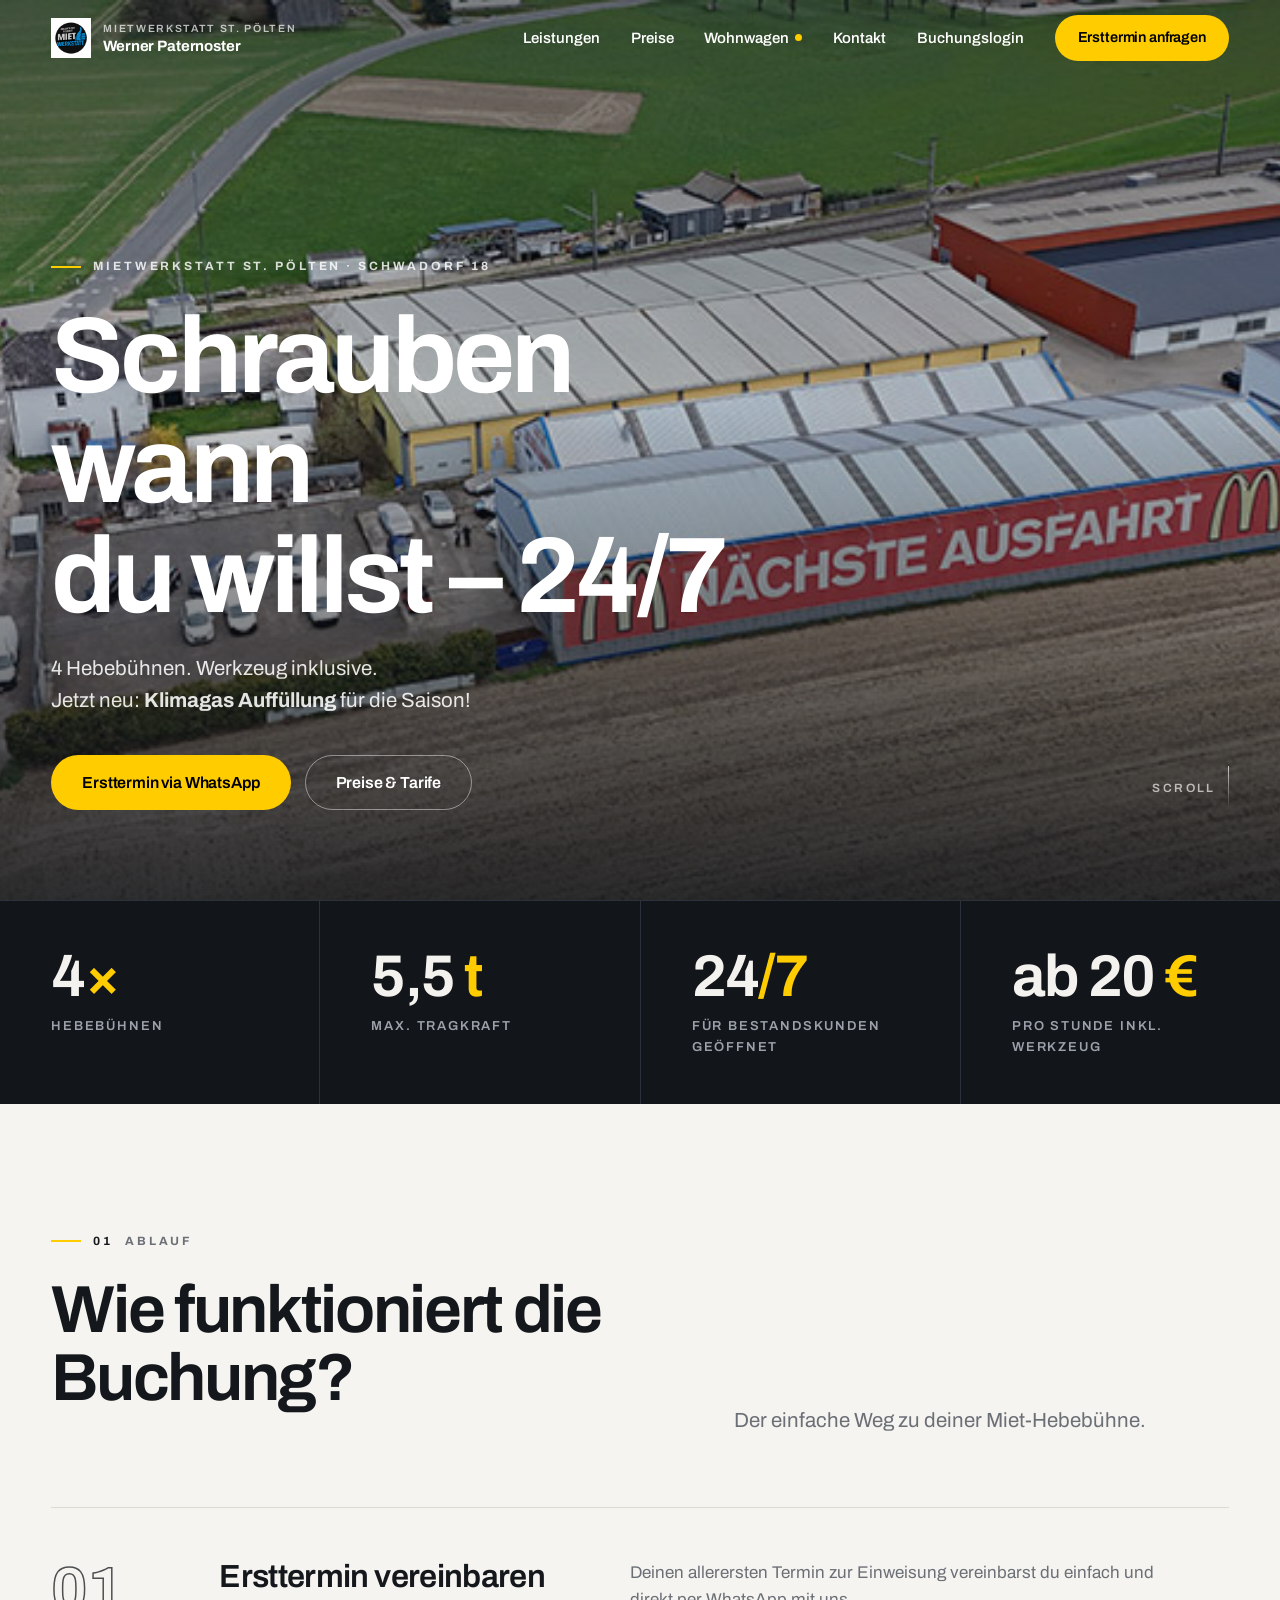
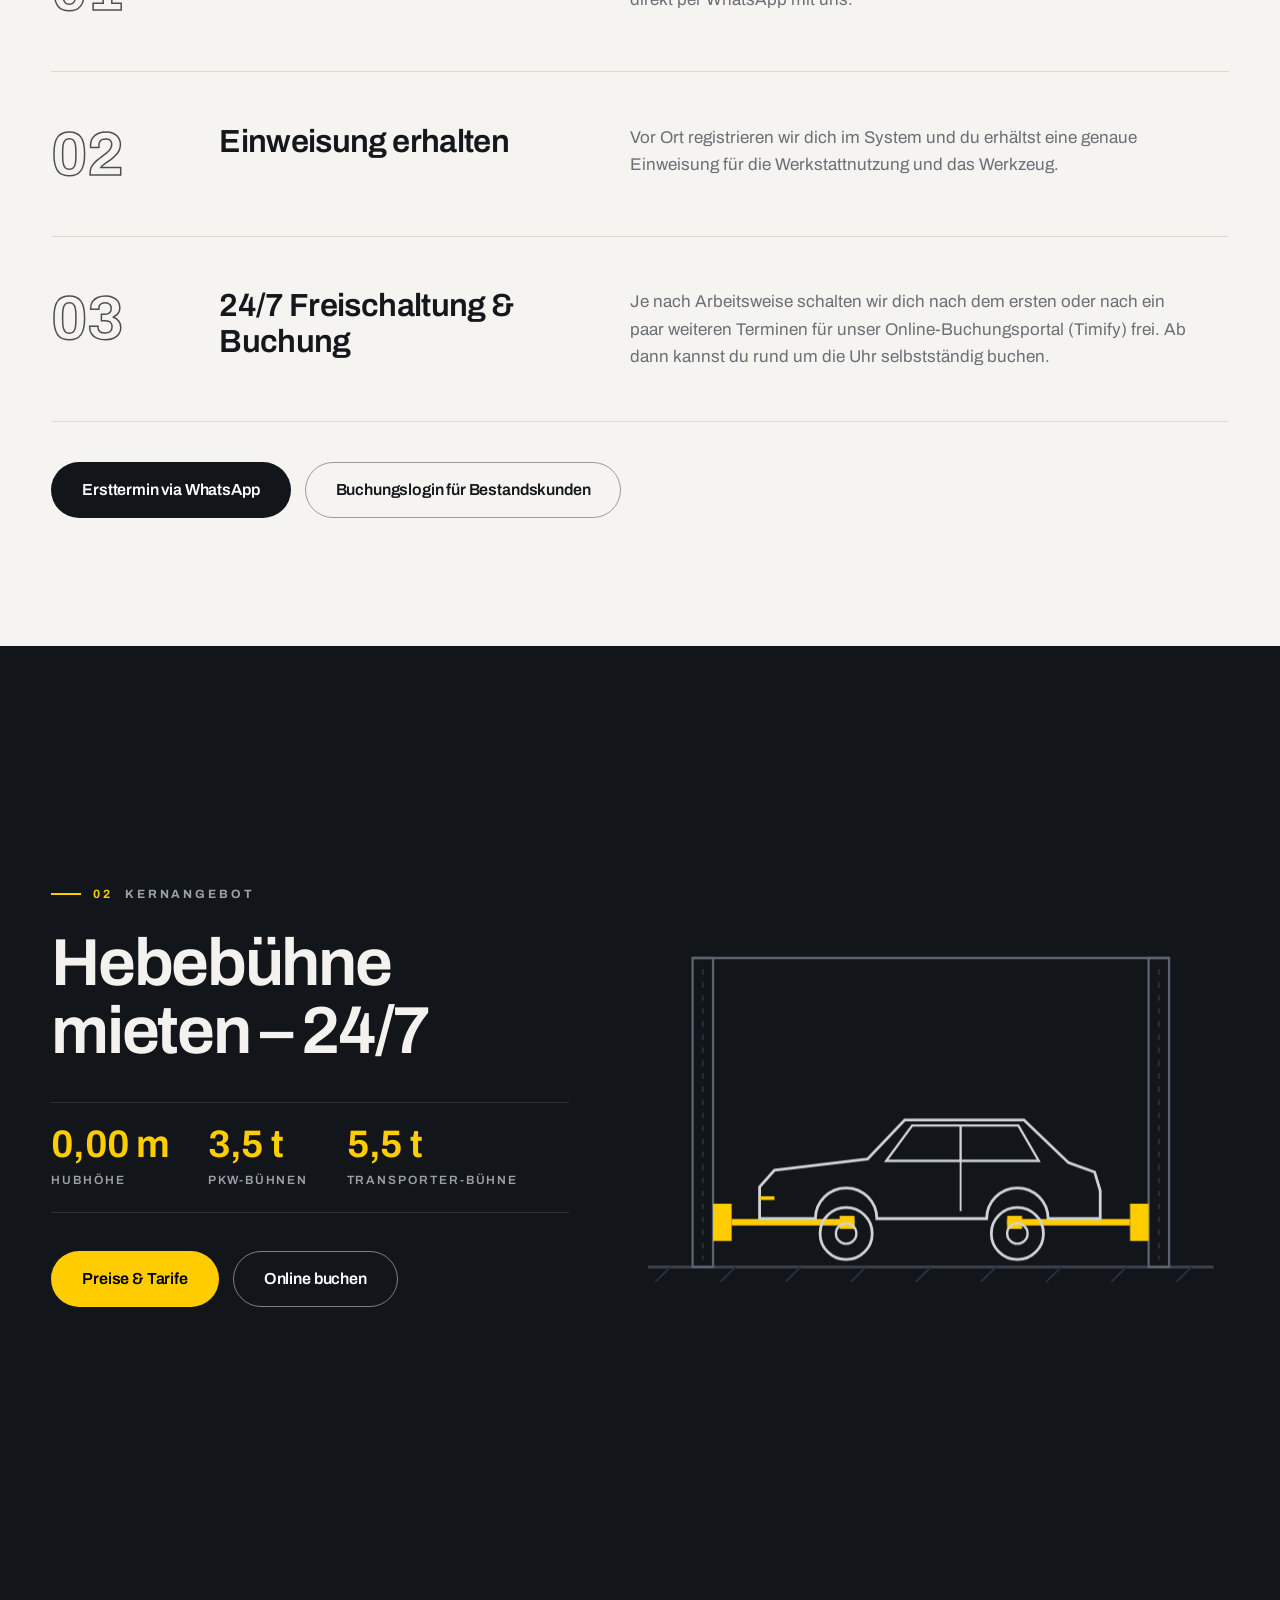
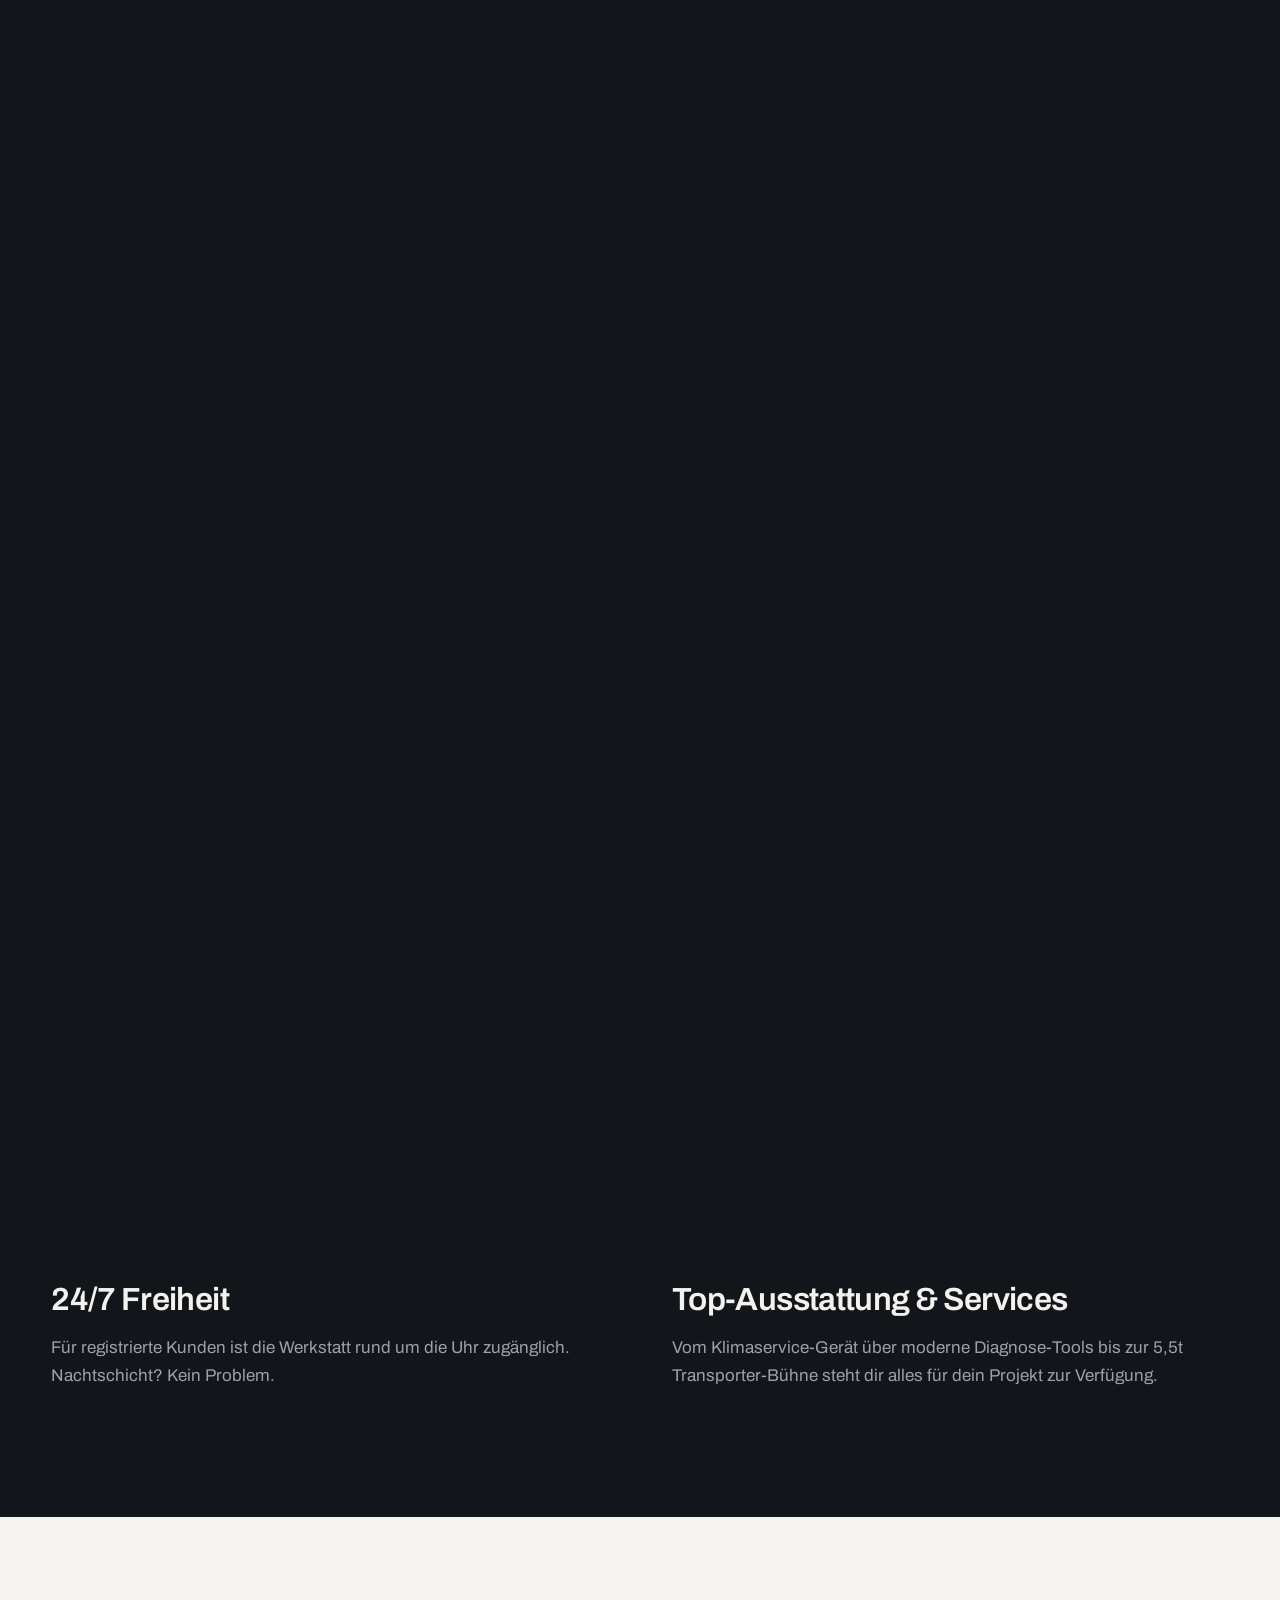
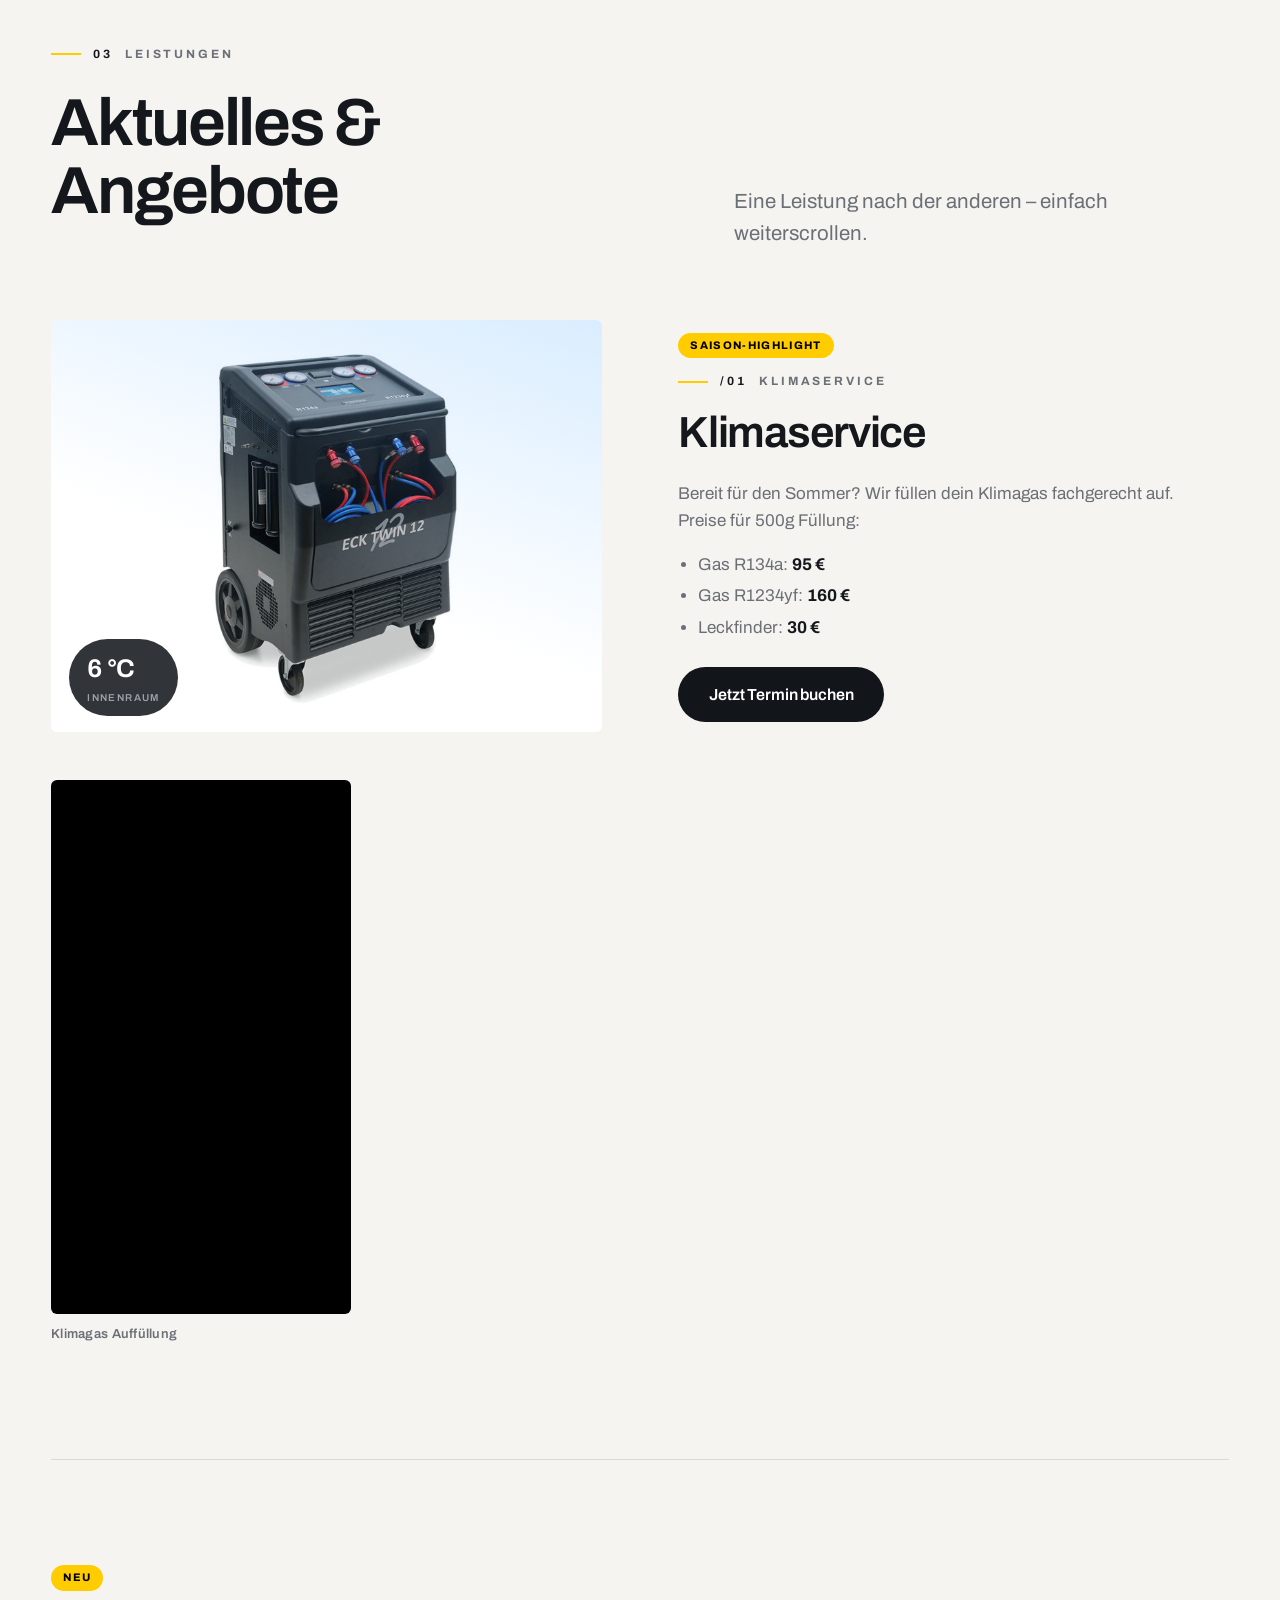
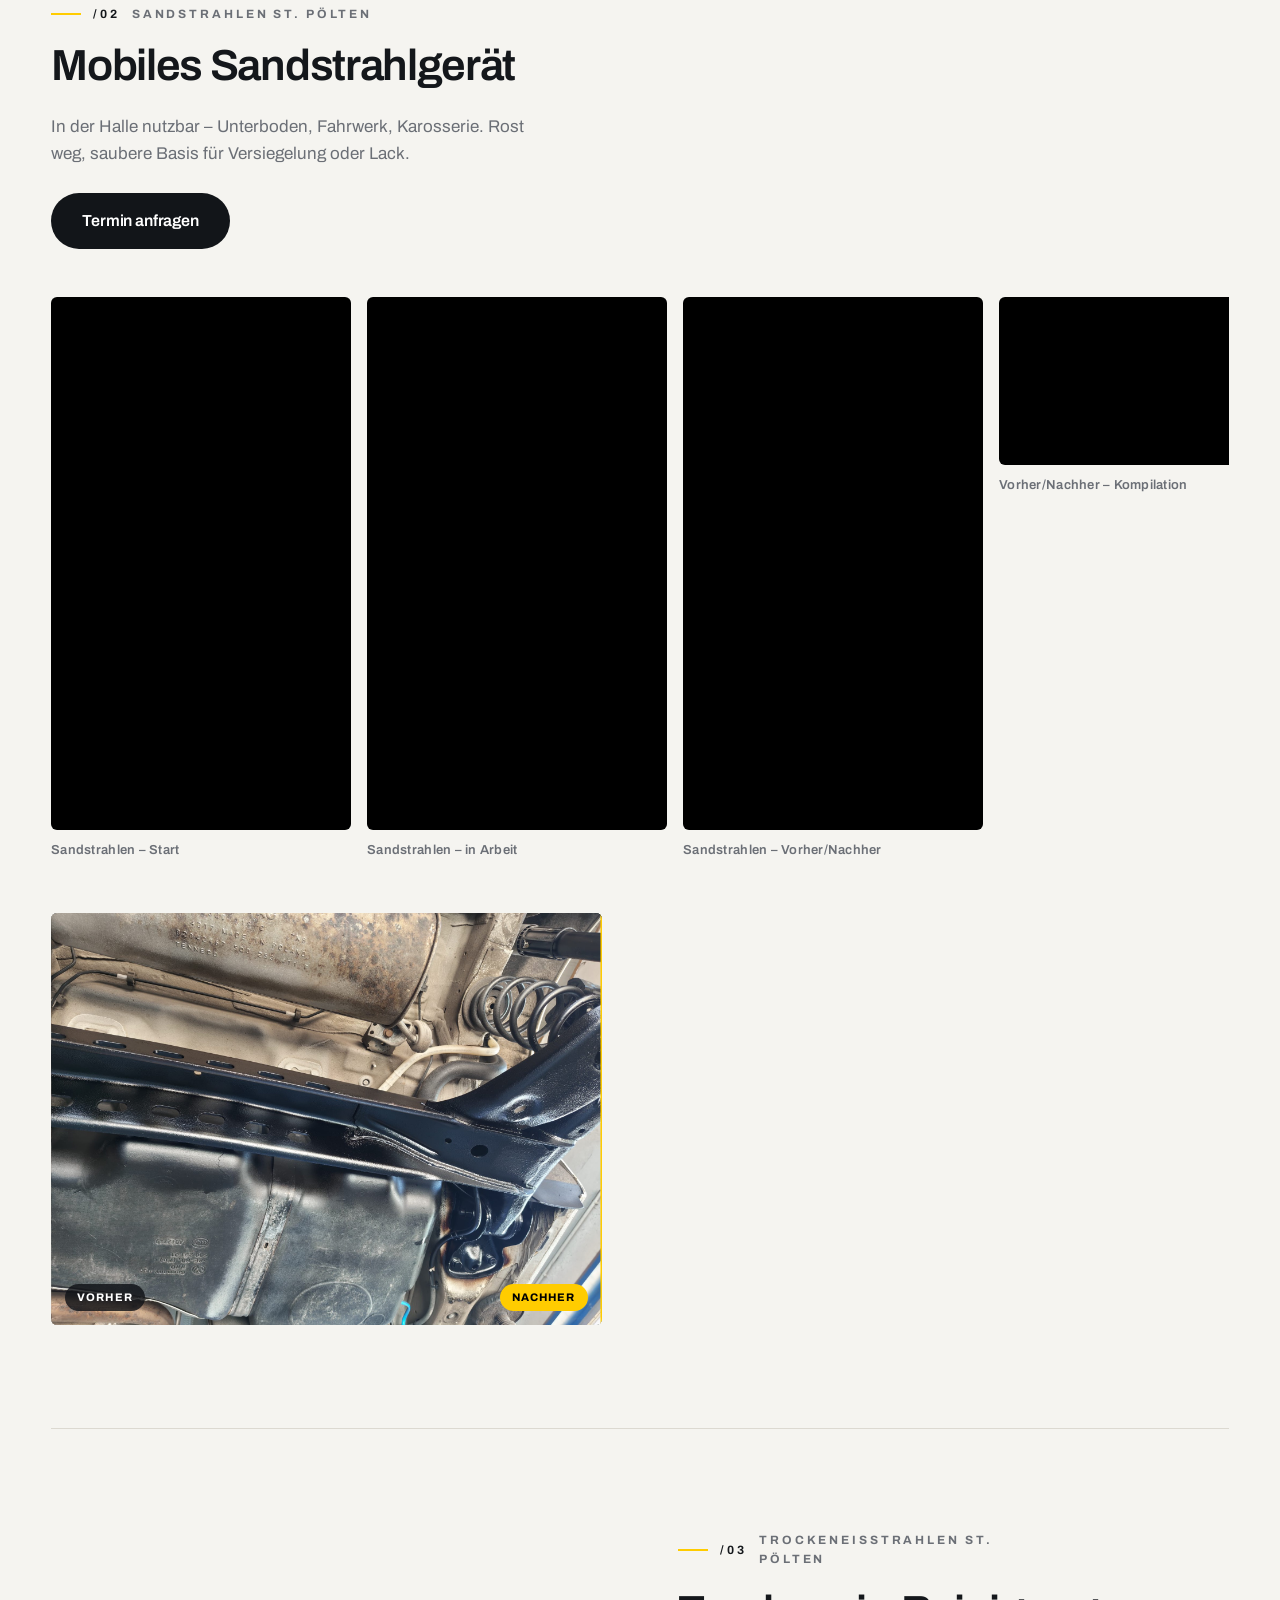
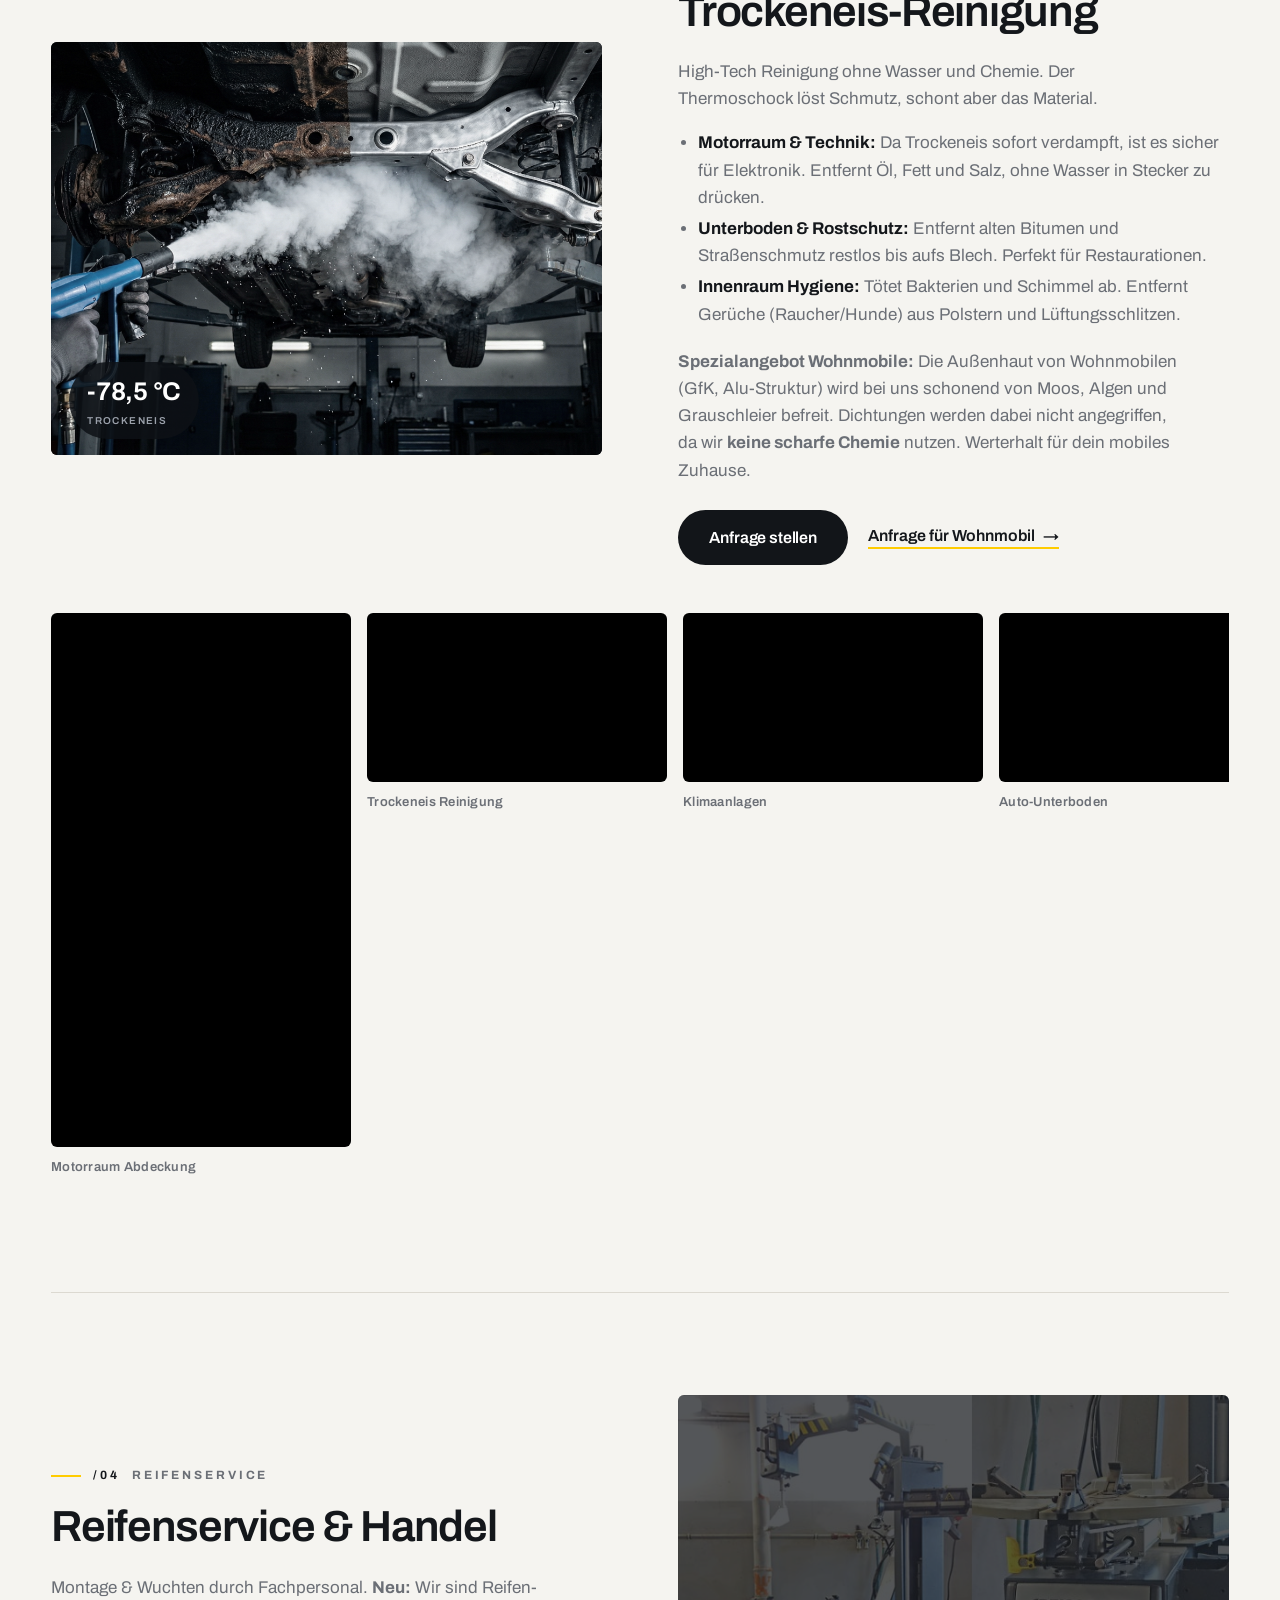
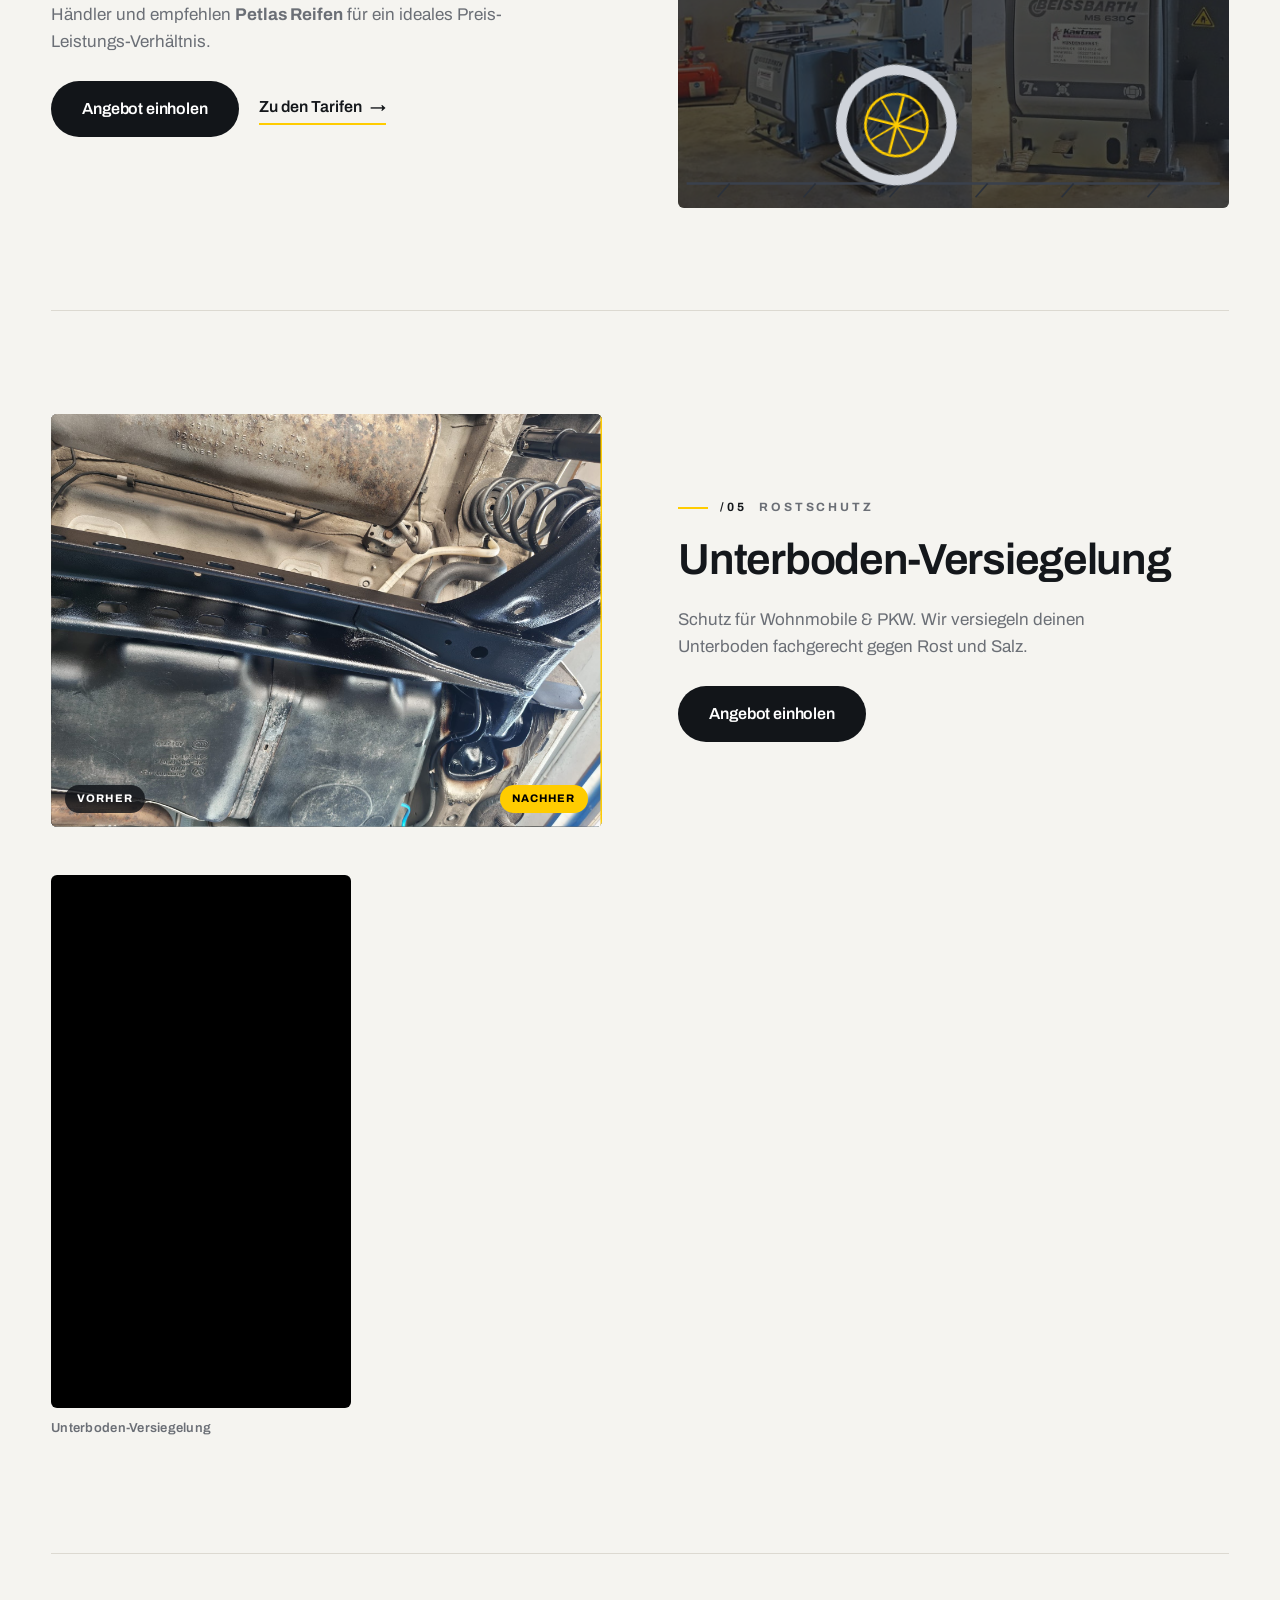
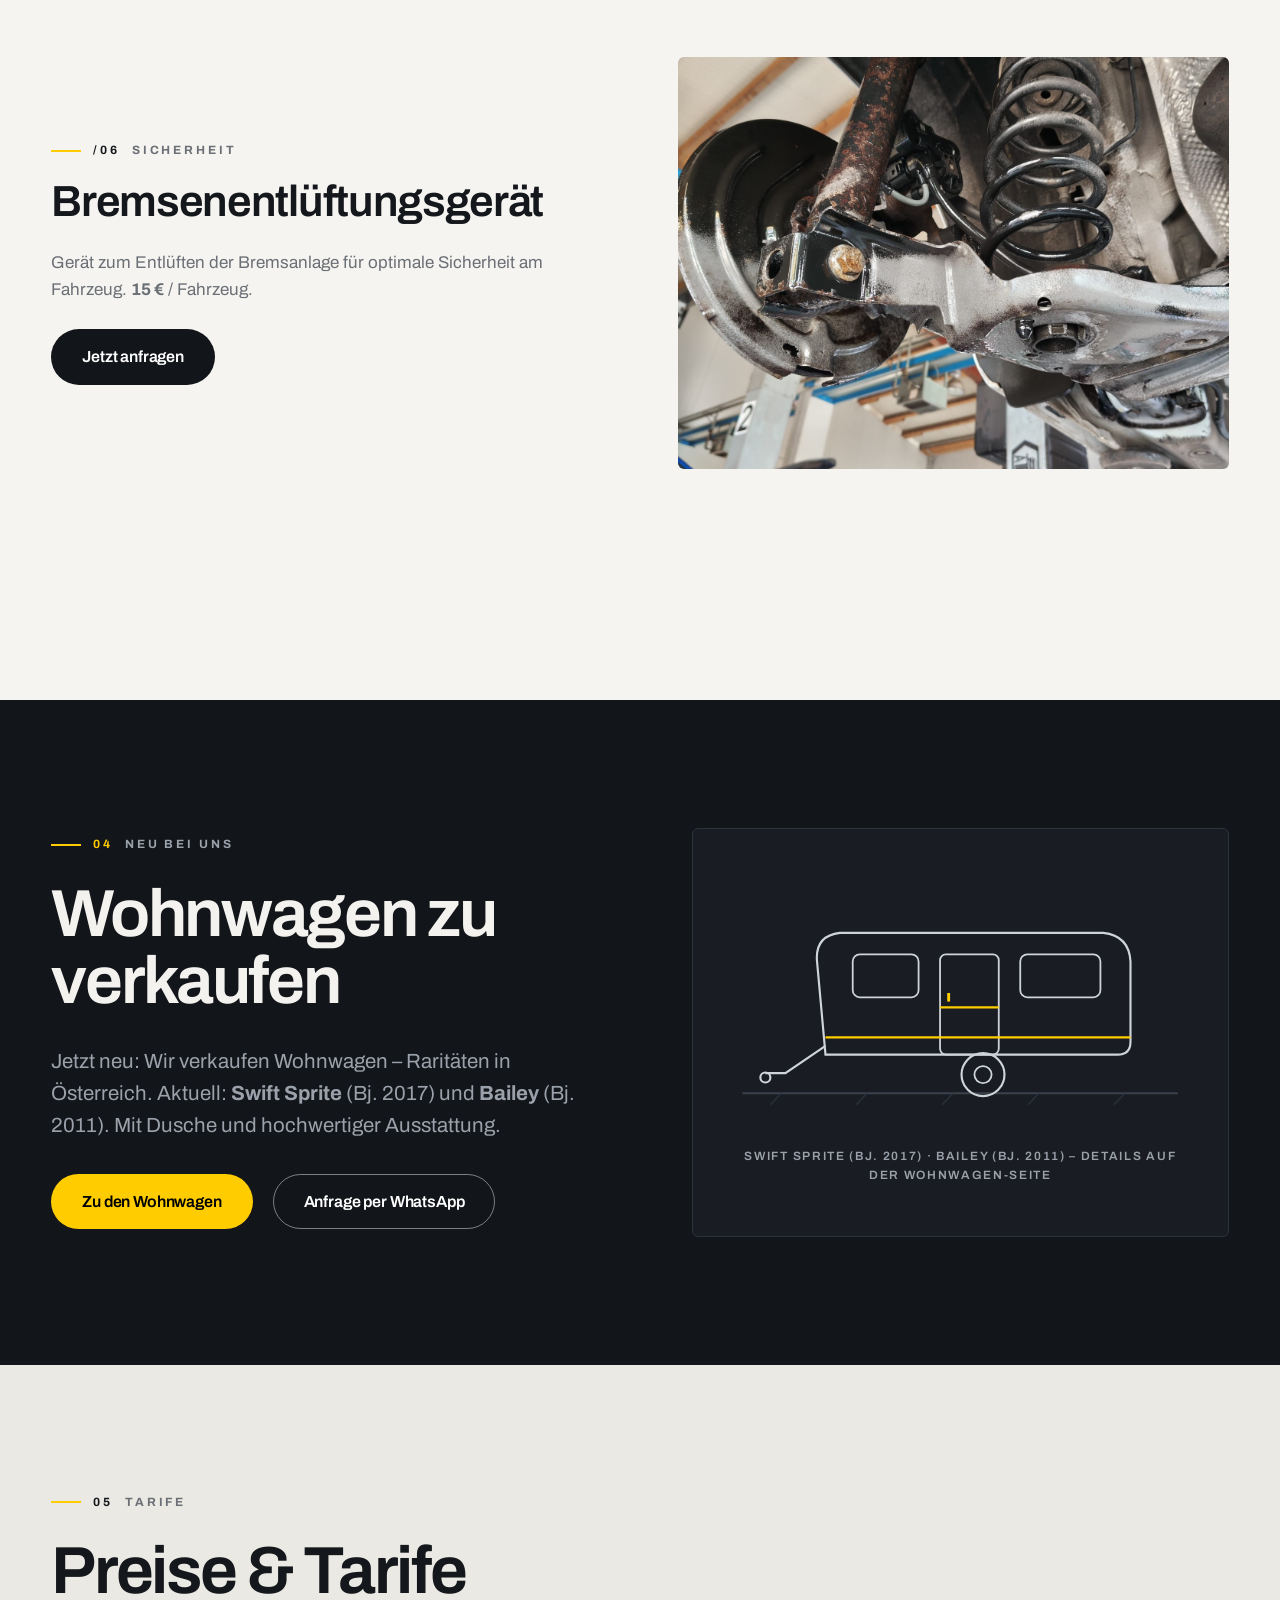
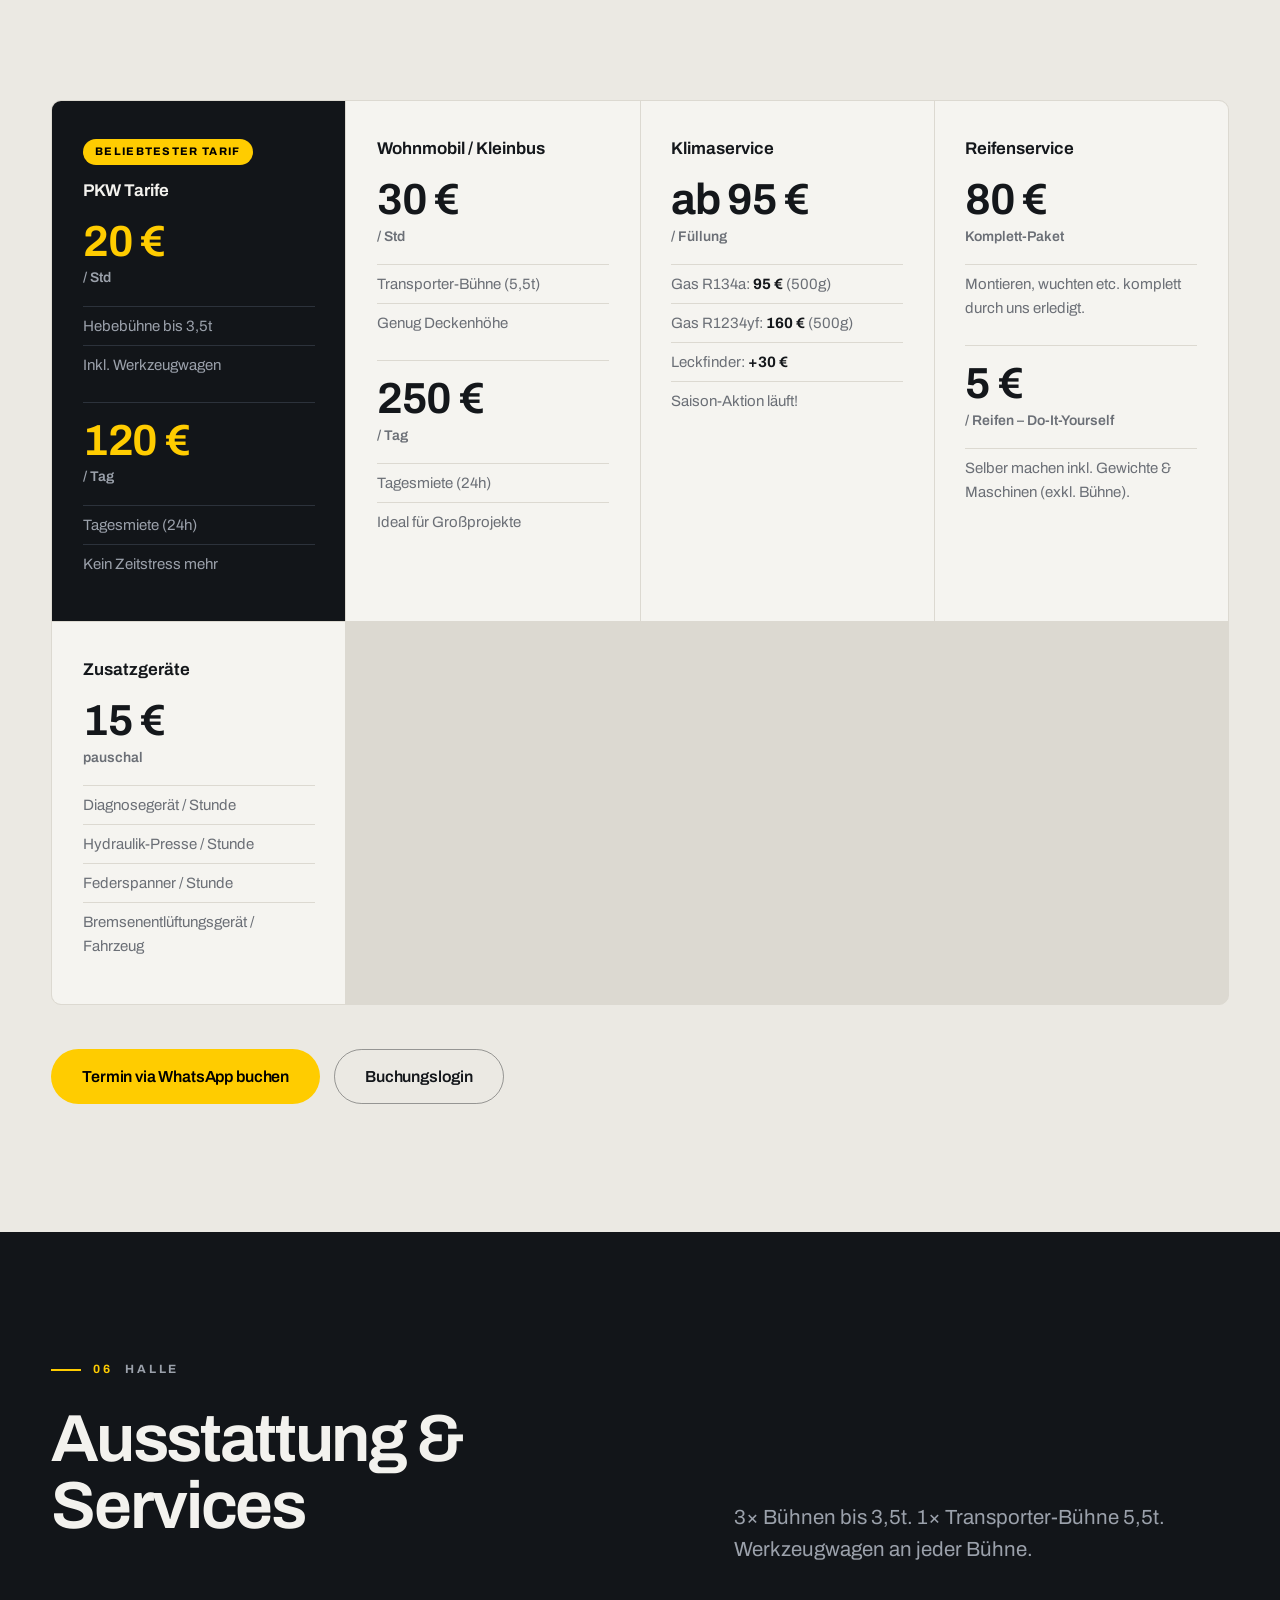
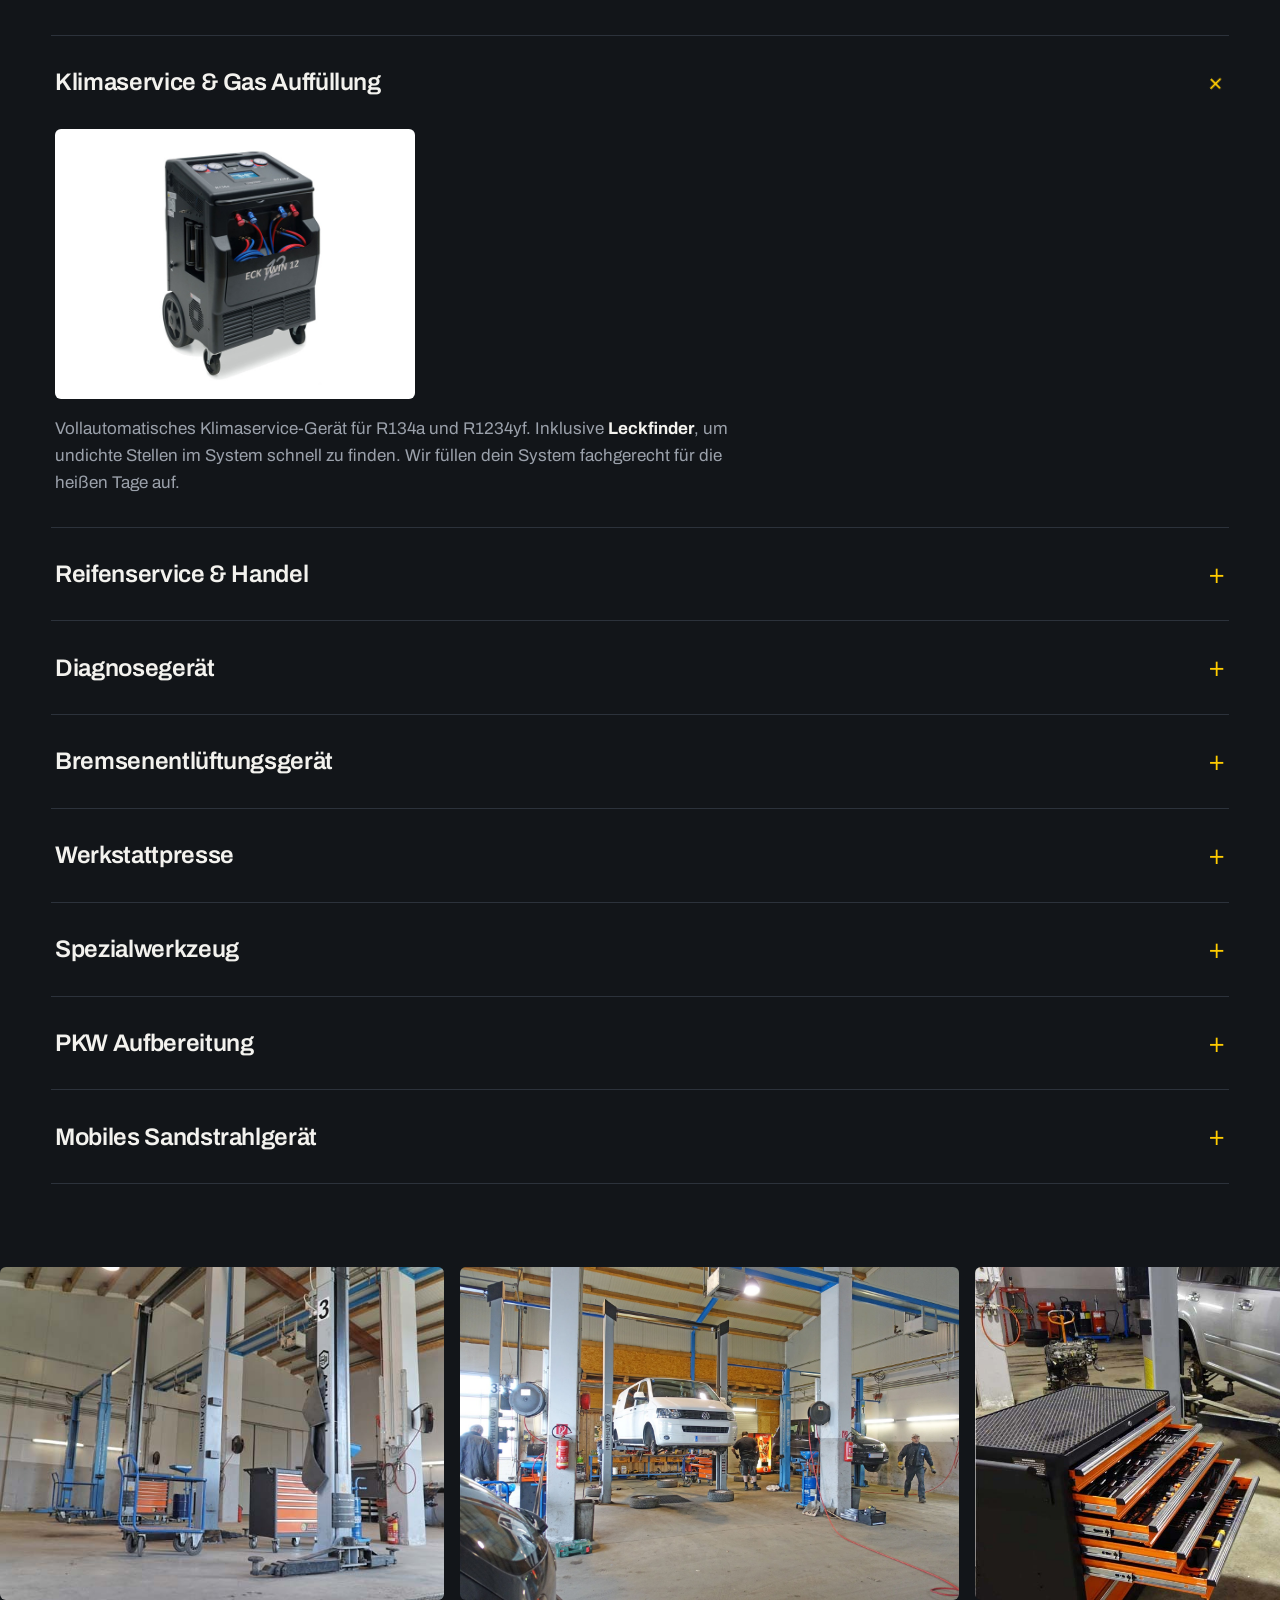
<file: relaunch/index.html>
<!doctype html>
<html lang="de">
<head>
  <meta charset="utf-8">
  <meta name="viewport" content="width=device-width, initial-scale=1">
  <title>Mietwerkstatt St. Pölten – Hebebühne mieten 24/7 | Werner Paternoster</title>
  <meta name="description" content="24h Mietwerkstatt in St. Pölten, Schwadorf 18 (Niederösterreich): Hebebühne für PKW und Transporter mieten – rund um die Uhr. Trockeneis-Reinigung, Sandstrahlen, Klimaservice, Reifenservice. Ersttermin einfach per WhatsApp.">
  <meta name="site-version" content="20260817d">
  <link rel="canonical" href="https://www.24-stunden-mietwerkstatt.at/">
  <meta property="og:type" content="website">
  <meta property="og:title" content="Mietwerkstatt St. Pölten – Hebebühne mieten 24/7 | Werner Paternoster">
  <meta property="og:description" content="Schrauben wann du willst – 24/7. 4 Hebebühnen, Werkzeug inklusive. Trockeneis, Sandstrahlen, Klimaservice in St. Pölten.">
  <meta property="og:url" content="https://www.24-stunden-mietwerkstatt.at/">
  <meta property="og:image" content="https://www.24-stunden-mietwerkstatt.at/images/hero-aerial.jpg">
  <meta property="og:locale" content="de_AT">
  <link rel="icon" href="images/logo.png">
  <link rel="preload" as="image" href="images/hero-aerial.jpg">
  <link rel="preconnect" href="https://fonts.googleapis.com">
  <link rel="preconnect" href="https://fonts.gstatic.com" crossorigin>
  <link href="https://fonts.googleapis.com/css2?family=Archivo:wght@400;500;600;700;800&display=swap" rel="stylesheet">
  <link rel="stylesheet" href="assets/style.css?v=20260817d">
  <script type="application/ld+json">
  {
    "@context": "https://schema.org",
    "@type": "AutoRepair",
    "name": "24h Mietwerkstatt St. Pölten – Werner Paternoster",
    "alternateName": "Mietwerkstatt Werner Paternoster",
    "url": "https://www.24-stunden-mietwerkstatt.at/",
    "image": "https://www.24-stunden-mietwerkstatt.at/images/hero-aerial.jpg",
    "telephone": "+436645171370",
    "address": {
      "@type": "PostalAddress",
      "streetAddress": "Schwadorf 18",
      "postalCode": "3100",
      "addressLocality": "St. Pölten",
      "addressRegion": "Niederösterreich",
      "addressCountry": "AT"
    },
    "areaServed": ["St. Pölten", "Niederösterreich"],
    "founder": { "@type": "Person", "name": "Werner Paternoster" },
    "openingHoursSpecification": {
      "@type": "OpeningHoursSpecification",
      "dayOfWeek": ["Monday","Tuesday","Wednesday","Thursday","Friday","Saturday","Sunday"],
      "opens": "00:00",
      "closes": "23:59",
      "description": "24/7 für registrierte Bestandskunden, Termine nach Vereinbarung"
    },
    "sameAs": [
      "https://www.instagram.com/24hmietwerkstatt/",
      "https://www.facebook.com/24hMietwerkstatt"
    ]
  }
  </script>
</head>
<body>

  <header class="site-header on-hero" id="siteHeader">
    <div class="header-inner">
      <a href="#start" class="brand" aria-label="Zur Startseite">
        <img src="images/logo.png" width="40" height="40" alt="Logo 24h Mietwerkstatt St. Pölten">
        <span>
          <span class="brand-sub">Mietwerkstatt St. Pölten</span>
          <span class="brand-name">Werner Paternoster</span>
        </span>
      </a>
      <nav class="nav" id="mainNavigation" aria-label="Hauptnavigation">
        <a href="#leistungen">Leistungen</a>
        <a href="#preise">Preise</a>
        <a href="wohnwagen/index.html" data-ga-nav="wohnwagen">Wohnwagen<span class="nav-new-dot" aria-hidden="true"></span></a>
        <a href="#kontakt">Kontakt</a>
        <a href="#ablauf" class="nav-more">Ablauf</a>
        <a href="#hebebuehne" class="nav-more">Hebebühne</a>
        <a href="#faq" class="nav-more">Häufige Fragen</a>
        <a href="#" class="nav-login" onclick="event.preventDefault(); openModal('loginModal')" data-ga-cta="buchungslogin" data-ga-location="header">Buchungslogin</a>
        <button class="btn btn-primary" onclick="openModal('whatsappModal')" data-ga-cta="whatsapp" data-ga-location="header">Ersttermin anfragen</button>
      </nav>
      <button id="navToggle" class="nav-toggle" aria-label="Menü öffnen" aria-expanded="false" aria-controls="mainNavigation">
        <span></span><span></span><span></span>
      </button>
    </div>
  </header>

  <main id="start">

    <!-- ======================= HERO ======================= -->
    <section class="hero" aria-label="Intro">
      <div class="hero-bg" role="img" aria-label="Luftaufnahme der Mietwerkstatt in St. Pölten"></div>
      <div class="hero-inner">
        <p class="hero-topline">Mietwerkstatt St. Pölten · Schwadorf 18</p>
        <h1 class="tr" id="heroHeadline">
          <span class="tr-line"><span>Schrauben wann</span></span>
          <span class="tr-line"><span>du willst – 24/7</span></span>
        </h1>
        <p class="lead">4 Hebebühnen. Werkzeug inklusive.<br>Jetzt neu: <strong>Klimagas Auffüllung</strong> für die Saison!</p>
        <div class="hero-actions">
          <button class="btn btn-primary" onclick="openModal('whatsappModal')" data-ga-cta="whatsapp" data-ga-location="hero">Ersttermin via WhatsApp</button>
          <a class="btn btn-outline-light" href="#preise" data-ga-cta="preise" data-ga-location="hero">Preise &amp; Tarife</a>
        </div>
      </div>
      <div class="hero-scrollcue" aria-hidden="true">Scroll</div>
    </section>

    <!-- ======================= ZAHLEN ======================= -->
    <section class="stats-band" aria-label="Kennzahlen">
      <div class="stats-grid">
        <div class="stat">
          <span class="num"><span data-count-to="4">0</span><em>×</em></span>
          <span class="lbl">Hebebühnen</span>
        </div>
        <div class="stat">
          <span class="num"><span data-count-to="5.5" data-count-decimals="1">0</span><em>&nbsp;t</em></span>
          <span class="lbl">max. Tragkraft</span>
        </div>
        <div class="stat">
          <span class="num"><span data-count-to="24">0</span><em>/7</em></span>
          <span class="lbl">für Bestandskunden geöffnet</span>
        </div>
        <div class="stat">
          <span class="num">ab <span data-count-to="20">0</span><em>&nbsp;€</em></span>
          <span class="lbl">pro Stunde inkl. Werkzeug</span>
        </div>
      </div>
    </section>

    <!-- ======================= ABLAUF ======================= -->
    <section id="ablauf" class="section" data-ga-section="ablauf">
      <div class="container">
        <div class="section-head">
          <div>
            <p class="eyebrow"><span class="idx">01</span> Ablauf</p>
            <h2 class="tr"><span class="tr-inner">Wie funktioniert die Buchung?</span></h2>
          </div>
          <p class="lead">Der einfache Weg zu deiner Miet-Hebebühne.</p>
        </div>

        <div class="steps">
          <div class="step reveal">
            <div class="step-num" aria-hidden="true">01</div>
            <h3>Ersttermin vereinbaren</h3>
            <p>Deinen allerersten Termin zur Einweisung vereinbarst du einfach und direkt per WhatsApp mit uns.</p>
          </div>
          <div class="step reveal">
            <div class="step-num" aria-hidden="true">02</div>
            <h3>Einweisung erhalten</h3>
            <p>Vor Ort registrieren wir dich im System und du erhältst eine genaue Einweisung für die Werkstattnutzung und das Werkzeug.</p>
          </div>
          <div class="step reveal">
            <div class="step-num" aria-hidden="true">03</div>
            <h3>24/7 Freischaltung &amp; Buchung</h3>
            <p>Je nach Arbeitsweise schalten wir dich nach dem ersten oder nach ein paar weiteren Terminen für unser Online-Buchungsportal (Timify) frei. Ab dann kannst du rund um die Uhr selbstständig buchen.</p>
          </div>
        </div>

        <div class="steps-cta">
          <button class="btn btn-dark" onclick="openModal('whatsappModal')" data-ga-cta="whatsapp" data-ga-location="ablauf">Ersttermin via WhatsApp</button>
          <button class="btn btn-outline-dark" onclick="openModal('loginModal')" data-ga-cta="buchungslogin" data-ga-location="ablauf">Buchungslogin für Bestandskunden</button>
        </div>
      </div>
    </section>

    <!-- ======================= HEBEBÜHNE (Scroll-Animation) ======================= -->
    <section id="hebebuehne" class="section--dark" data-ga-section="hebebuehne" aria-label="Hebebühne mieten – 24/7" style="padding-bottom: clamp(80px, 10vw, 160px);">
      <div class="lift-stage-wrap" id="liftStageWrap">
        <div class="lift-stage">
          <div class="lift-grid">
            <div class="lift-head">
              <p class="eyebrow"><span class="idx">02</span> Kernangebot</p>
              <h2 class="tr"><span class="tr-inner">Hebebühne mieten – 24/7</span></h2>
            </div>

            <!-- Technische Illustration: 2-Säulen-Hebebühne, hebt beim Scrollen -->
            <svg class="lift-svg" viewBox="0 0 640 440" fill="none" role="img" aria-label="Illustration: Fahrzeug wird auf einer Hebebühne angehoben">
              <line x1="16" y1="404" x2="624" y2="404" stroke="#3a414d" stroke-width="3"/>
              <g stroke="#2b313b" stroke-width="2">
                <line x1="40" y1="404" x2="24" y2="420"/>
                <line x1="110" y1="404" x2="94" y2="420"/>
                <line x1="180" y1="404" x2="164" y2="420"/>
                <line x1="250" y1="404" x2="234" y2="420"/>
                <line x1="320" y1="404" x2="304" y2="420"/>
                <line x1="390" y1="404" x2="374" y2="420"/>
                <line x1="460" y1="404" x2="444" y2="420"/>
                <line x1="530" y1="404" x2="514" y2="420"/>
                <line x1="600" y1="404" x2="584" y2="420"/>
              </g>
              <rect x="64" y="72" width="22" height="332" stroke="#5b636f" stroke-width="2.5"/>
              <rect x="554" y="72" width="22" height="332" stroke="#5b636f" stroke-width="2.5"/>
              <line x1="64" y1="72" x2="576" y2="72" stroke="#5b636f" stroke-width="2.5"/>
              <line x1="75" y1="84" x2="75" y2="396" stroke="#2b313b" stroke-width="2" stroke-dasharray="6 8"/>
              <line x1="565" y1="84" x2="565" y2="396" stroke="#2b313b" stroke-width="2" stroke-dasharray="6 8"/>
              <g id="liftArmL" style="will-change: transform;">
                <rect x="86" y="336" width="20" height="40" fill="#ffcc00"/>
                <line x1="106" y1="356" x2="238" y2="356" stroke="#ffcc00" stroke-width="7"/>
                <line x1="222" y1="356" x2="238" y2="356" stroke="#ffcc00" stroke-width="14"/>
              </g>
              <g id="liftArmR" style="will-change: transform;">
                <rect x="534" y="336" width="20" height="40" fill="#ffcc00"/>
                <line x1="402" y1="356" x2="534" y2="356" stroke="#ffcc00" stroke-width="7"/>
                <line x1="402" y1="356" x2="418" y2="356" stroke="#ffcc00" stroke-width="14"/>
              </g>
              <g id="liftCar" stroke="#cfd3da" stroke-width="3" style="will-change: transform;">
                <path d="M136 352 L136 318 L152 300 L252 288 L292 246 L420 246 L468 292 L496 302 L502 322 L502 352 L446 352 A33 33 0 0 0 380 352 L262 352 A33 33 0 0 0 196 352 L136 352 Z"/>
                <path d="M300 252 L272 290 L436 290 L414 252 Z" stroke-width="2.5"/>
                <line x1="352" y1="252" x2="352" y2="290" stroke-width="2.5"/>
                <line x1="352" y1="290" x2="352" y2="344" stroke-width="2"/>
                <circle cx="229" cy="368" r="28"/>
                <circle cx="229" cy="368" r="11" stroke-width="2.5"/>
                <circle cx="413" cy="368" r="28"/>
                <circle cx="413" cy="368" r="11" stroke-width="2.5"/>
                <line x1="136" y1="330" x2="152" y2="330" stroke="#ffcc00" stroke-width="4"/>
              </g>
            </svg>

            <div class="lift-readout" aria-hidden="true">
              <div>
                <span class="val" id="liftHeightValue">0,00 m</span>
                <span class="lbl">Hubhöhe</span>
              </div>
              <div>
                <span class="val">3,5 t</span>
                <span class="lbl">PKW-Bühnen</span>
              </div>
              <div>
                <span class="val">5,5 t</span>
                <span class="lbl">Transporter-Bühne</span>
              </div>
            </div>

            <div class="lift-actions">
              <a class="btn btn-primary" href="#preise" data-ga-cta="preise" data-ga-location="hebebuehne">Preise &amp; Tarife</a>
              <button class="btn btn-outline-light" onclick="openModal('loginModal')" data-ga-cta="buchungslogin" data-ga-location="hebebuehne">Online buchen</button>
            </div>
          </div>
        </div>
      </div>

      <div class="lift-copy-below">
        <div class="two-col">
          <div class="reveal">
            <h3>24/7 Freiheit</h3>
            <p>Für registrierte Kunden ist die Werkstatt rund um die Uhr zugänglich. Nachtschicht? Kein Problem.</p>
          </div>
          <div class="reveal">
            <h3>Top-Ausstattung &amp; Services</h3>
            <p>Vom Klimaservice-Gerät über moderne Diagnose-Tools bis zur 5,5t Transporter-Bühne steht dir alles für dein Projekt zur Verfügung.</p>
          </div>
        </div>
      </div>
    </section>

    <!-- ======================= LEISTUNGEN ======================= -->
    <section id="leistungen" class="section" data-ga-section="angebote">
      <div class="container">
        <div class="section-head">
          <div>
            <p class="eyebrow"><span class="idx">03</span> Leistungen</p>
            <h2 class="tr"><span class="tr-inner">Aktuelles &amp; Angebote</span></h2>
          </div>
          <p class="lead">Eine Leistung nach der anderen – einfach weiterscrollen.</p>
        </div>

        <!-- 03.1 Klimaservice -->
        <article class="svc" id="klimaservice">
          <div class="svc-media" data-progress>
            <div class="gauge-photo">
              <img src="images/einblicke/klima-service-01.jpg" alt="Klimaservice-Gerät ECK TWIN 12 in der Werkstatt" loading="lazy">
              <div class="frost-temp"><span data-progress-counter data-from="28" data-to="6" data-decimals="0" data-suffix=" °C">28 °C</span><small>Innenraum</small></div>
            </div>
          </div>
          <div class="svc-copy reveal">
            <span class="svc-tag">Saison-Highlight</span>
            <p class="eyebrow"><span class="idx">/01</span> Klimaservice</p>
            <h3>Klimaservice</h3>
            <p>Bereit für den Sommer? Wir füllen dein Klimagas fachgerecht auf. Preise für 500g Füllung:</p>
            <ul>
              <li>Gas R134a: <strong>95 €</strong></li>
              <li>Gas R1234yf: <strong>160 €</strong></li>
              <li>Leckfinder: <strong>30 €</strong></li>
            </ul>
            <div class="svc-cta">
              <button class="btn btn-dark" onclick="openModal('whatsappModal')" data-ga-cta="whatsapp" data-ga-location="service_klima">Jetzt Termin buchen</button>
            </div>
          </div>
          <div class="media-scroll" aria-label="Video Klimaservice">
            <article class="media-item">
              <div class="video-embed video-embed--shorts">
                <iframe src="https://www.youtube-nocookie.com/embed/1KgSf7BAWkA?rel=0" title="Klimagas Auffüllung" allow="accelerometer; autoplay; clipboard-write; encrypted-media; gyroscope; picture-in-picture; web-share" allowfullscreen loading="lazy" referrerpolicy="origin"></iframe>
              </div>
              <p class="media-caption">Klimagas Auffüllung</p>
            </article>
          </div>
        </article>

        <!-- 03.2 Sandstrahlen -->
        <article class="svc svc--flip" id="sandstrahlen">
          <div class="svc-media" data-progress>
            <div class="wipe">
              <img src="images/einblicke/sandstrahl-vorher-02.jpg" alt="Stark verrostete Aufhängung und Achse vor dem Sandstrahlen" loading="lazy">
              <img class="after" src="images/einblicke/sandstrahl-nachher-01.jpg" alt="Unterboden sandgestrahlt und versiegelt" loading="lazy">
              <span class="wipe-bar" aria-hidden="true"></span>
              <span class="wipe-label wipe-label--v">Vorher</span>
              <span class="wipe-label wipe-label--n">Nachher</span>
            </div>
          </div>
          <div class="svc-copy reveal">
            <span class="svc-tag">Neu</span>
            <p class="eyebrow"><span class="idx">/02</span> Sandstrahlen St. Pölten</p>
            <h3>Mobiles Sandstrahlgerät</h3>
            <p>In der Halle nutzbar – Unterboden, Fahrwerk, Karosserie. Rost weg, saubere Basis für Versiegelung oder Lack.</p>
            <div class="svc-cta">
              <button class="btn btn-dark" onclick="openModal('whatsappModal')" data-ga-cta="sandstrahlen" data-ga-location="service_sandstrahlen">Termin anfragen</button>
            </div>
          </div>
          <div class="media-scroll" aria-label="Videos Sandstrahlen">
            <article class="media-item">
              <div class="video-embed video-embed--shorts">
                <iframe src="https://www.youtube-nocookie.com/embed/n_8YZ6dJOBQ?rel=0" title="Sandstrahlen Unterboden – Start" allow="accelerometer; autoplay; clipboard-write; encrypted-media; gyroscope; picture-in-picture; web-share" allowfullscreen loading="lazy" referrerpolicy="origin"></iframe>
              </div>
              <p class="media-caption">Sandstrahlen – Start</p>
            </article>
            <article class="media-item">
              <div class="video-embed video-embed--shorts">
                <iframe src="https://www.youtube-nocookie.com/embed/gsJ3tkDTBeM?rel=0" title="Sandstrahlen Unterboden – in Arbeit" allow="accelerometer; autoplay; clipboard-write; encrypted-media; gyroscope; picture-in-picture; web-share" allowfullscreen loading="lazy" referrerpolicy="origin"></iframe>
              </div>
              <p class="media-caption">Sandstrahlen – in Arbeit</p>
            </article>
            <article class="media-item">
              <div class="video-embed video-embed--shorts">
                <iframe src="https://www.youtube-nocookie.com/embed/eHRtS35S3W0?rel=0" title="Sandstrahlen Unterboden – Ergebnis" allow="accelerometer; autoplay; clipboard-write; encrypted-media; gyroscope; picture-in-picture; web-share" allowfullscreen loading="lazy" referrerpolicy="origin"></iframe>
              </div>
              <p class="media-caption">Sandstrahlen – Vorher/Nachher</p>
            </article>
            <article class="media-item">
              <div class="video-embed video-embed--wide">
                <iframe src="https://www.youtube-nocookie.com/embed/yetfAoFN90A?rel=0" title="Vorher Nachher Kompilation" allow="accelerometer; autoplay; clipboard-write; encrypted-media; gyroscope; picture-in-picture; web-share" allowfullscreen loading="lazy" referrerpolicy="origin"></iframe>
              </div>
              <p class="media-caption">Vorher/Nachher – Kompilation</p>
            </article>
          </div>
        </article>

        <!-- 03.3 Trockeneis -->
        <article class="svc" id="trockeneis" data-ga-section="trockeneis">
          <div class="svc-media" data-progress>
            <div class="frost">
              <img src="images/terUB.png" alt="Trockeneis-Reinigung am Unterboden" loading="lazy">
              <div class="frost-temp"><span data-progress-counter data-from="20" data-to="-78.5" data-decimals="1" data-suffix=" °C">20,0 °C</span><small>Trockeneis</small></div>
            </div>
          </div>
          <div class="svc-copy reveal">
            <p class="eyebrow"><span class="idx">/03</span> Trockeneisstrahlen St. Pölten</p>
            <h3>Trockeneis-Reinigung</h3>
            <p>High-Tech Reinigung ohne Wasser und Chemie. Der Thermoschock löst Schmutz, schont aber das Material.</p>
            <ul>
              <li><strong>Motorraum &amp; Technik:</strong> Da Trockeneis sofort verdampft, ist es sicher für Elektronik. Entfernt Öl, Fett und Salz, ohne Wasser in Stecker zu drücken.</li>
              <li><strong>Unterboden &amp; Rostschutz:</strong> Entfernt alten Bitumen und Straßenschmutz restlos bis aufs Blech. Perfekt für Restaurationen.</li>
              <li><strong>Innenraum Hygiene:</strong> Tötet Bakterien und Schimmel ab. Entfernt Gerüche (Raucher/Hunde) aus Polstern und Lüftungsschlitzen.</li>
            </ul>
            <p><strong>Spezialangebot Wohnmobile:</strong> Die Außenhaut von Wohnmobilen (GfK, Alu-Struktur) wird bei uns schonend von Moos, Algen und Grauschleier befreit. Dichtungen werden dabei nicht angegriffen, da wir <strong>keine scharfe Chemie</strong> nutzen. Werterhalt für dein mobiles Zuhause.</p>
            <div class="svc-cta">
              <button class="btn btn-dark" onclick="openModal('whatsappModal')" data-ga-cta="whatsapp" data-ga-location="trockeneis">Anfrage stellen</button>
              <button class="arrow-link" onclick="openModal('whatsappModal')" data-ga-cta="whatsapp" data-ga-location="trockeneis_wohnmobil">Anfrage für Wohnmobil</button>
            </div>
          </div>
          <div class="media-scroll" aria-label="Videos Trockeneis-Reinigung">
            <article class="media-item">
              <div class="video-embed video-embed--shorts">
                <iframe src="https://www.youtube-nocookie.com/embed/q_X-nAyXZ40?rel=0" title="Motorraum Abdeckung Trockeneis Reinigung" allow="accelerometer; autoplay; clipboard-write; encrypted-media; gyroscope; picture-in-picture; web-share" allowfullscreen loading="lazy" referrerpolicy="origin"></iframe>
              </div>
              <p class="media-caption">Motorraum Abdeckung</p>
            </article>
            <article class="media-item">
              <div class="video-embed video-embed--wide">
                <iframe src="https://www.youtube-nocookie.com/embed/PNSdLFRYj08?rel=0" title="Trockeneis Reinigung" allow="accelerometer; autoplay; clipboard-write; encrypted-media; gyroscope; picture-in-picture; web-share" allowfullscreen loading="lazy" referrerpolicy="origin"></iframe>
              </div>
              <p class="media-caption">Trockeneis Reinigung</p>
            </article>
            <article class="media-item">
              <div class="video-embed video-embed--wide">
                <iframe src="https://www.youtube-nocookie.com/embed/2qb9rLZB5gQ?rel=0" title="Klimaanlagen Trockeneis Reinigung" allow="accelerometer; autoplay; clipboard-write; encrypted-media; gyroscope; picture-in-picture; web-share" allowfullscreen loading="lazy" referrerpolicy="origin"></iframe>
              </div>
              <p class="media-caption">Klimaanlagen</p>
            </article>
            <article class="media-item">
              <div class="video-embed video-embed--wide">
                <iframe src="https://www.youtube-nocookie.com/embed/leCB6bQQiNM?rel=0" title="Trockeneis Reinigung am Auto-Unterboden" allow="accelerometer; autoplay; clipboard-write; encrypted-media; gyroscope; picture-in-picture; web-share" allowfullscreen loading="lazy" referrerpolicy="origin"></iframe>
              </div>
              <p class="media-caption">Auto-Unterboden</p>
            </article>
            <article class="media-item">
              <div class="video-embed video-embed--shorts">
                <iframe src="https://www.youtube-nocookie.com/embed/kruN152biVA?rel=0" title="Trockeneis Reinigung" allow="accelerometer; autoplay; clipboard-write; encrypted-media; gyroscope; picture-in-picture; web-share" allowfullscreen loading="lazy" referrerpolicy="origin"></iframe>
              </div>
              <p class="media-caption">Trockeneis-Reinigung</p>
            </article>
          </div>
        </article>

        <!-- 03.4 Reifenservice -->
        <article class="svc svc--flip" id="reifen">
          <div class="svc-media" data-progress>
            <div class="roll-stage">
              <img class="bgphoto" src="images/reifenmontage.jpg" alt="" aria-hidden="true" loading="lazy">
              <svg class="roll-svg" viewBox="0 0 640 260" fill="none" role="img" aria-label="Illustration: rollender Reifen">
                <line x1="10" y1="232" x2="630" y2="232" stroke="#3a414d" stroke-width="3"/>
                <g stroke="#2b313b" stroke-width="2">
                  <line x1="60" y1="232" x2="46" y2="248"/>
                  <line x1="160" y1="232" x2="146" y2="248"/>
                  <line x1="260" y1="232" x2="246" y2="248"/>
                  <line x1="360" y1="232" x2="346" y2="248"/>
                  <line x1="460" y1="232" x2="446" y2="248"/>
                  <line x1="560" y1="232" x2="546" y2="248"/>
                </g>
                <g class="tire-move" style="will-change: transform;">
                  <g class="tire-spin">
                    <circle cx="110" cy="164" r="64" stroke="#cfd3da" stroke-width="12"/>
                    <circle cx="110" cy="164" r="36" stroke="#ffcc00" stroke-width="3"/>
                    <line x1="110" y1="130" x2="110" y2="198" stroke="#ffcc00" stroke-width="3"/>
                    <line x1="76" y1="164" x2="144" y2="164" stroke="#ffcc00" stroke-width="3"/>
                    <line x1="86" y1="140" x2="134" y2="188" stroke="#ffcc00" stroke-width="2"/>
                    <line x1="134" y1="140" x2="86" y2="188" stroke="#ffcc00" stroke-width="2"/>
                  </g>
                </g>
              </svg>
            </div>
          </div>
          <div class="svc-copy reveal">
            <p class="eyebrow"><span class="idx">/04</span> Reifenservice</p>
            <h3>Reifenservice &amp; Handel</h3>
            <p>Montage &amp; Wuchten durch Fachpersonal. <strong>Neu:</strong> Wir sind Reifen-Händler und empfehlen <strong>Petlas Reifen</strong> für ein ideales Preis-Leistungs-Verhältnis.</p>
            <div class="svc-cta">
              <button class="btn btn-dark" onclick="openModal('whatsappModal')" data-ga-cta="whatsapp" data-ga-location="service_reifen">Angebot einholen</button>
              <a class="arrow-link" href="#preise" data-ga-cta="preise" data-ga-location="service_reifen">Zu den Tarifen</a>
            </div>
          </div>
        </article>

        <!-- 03.5 Unterboden-Versiegelung -->
        <article class="svc" id="versiegelung">
          <div class="svc-media" data-progress>
            <div class="wipe">
              <img src="images/einblicke/versiegelung-vorher-01.jpg" alt="Unterboden mit Rost am Auspuff und Querträger" loading="lazy">
              <img class="after" src="images/einblicke/versiegelung-nachher-01.jpg" alt="Querträger versiegelt – glänzend schwarz" loading="lazy">
              <span class="wipe-bar" aria-hidden="true"></span>
              <span class="wipe-label wipe-label--v">Vorher</span>
              <span class="wipe-label wipe-label--n">Nachher</span>
            </div>
          </div>
          <div class="svc-copy reveal">
            <p class="eyebrow"><span class="idx">/05</span> Rostschutz</p>
            <h3>Unterboden-Versiegelung</h3>
            <p>Schutz für Wohnmobile &amp; PKW. Wir versiegeln deinen Unterboden fachgerecht gegen Rost und Salz.</p>
            <div class="svc-cta">
              <button class="btn btn-dark" onclick="openModal('whatsappModal')" data-ga-cta="whatsapp" data-ga-location="service_versiegelung">Angebot einholen</button>
            </div>
          </div>
          <div class="media-scroll" aria-label="Video Unterboden-Versiegelung">
            <article class="media-item">
              <div class="video-embed video-embed--shorts">
                <iframe src="https://www.youtube-nocookie.com/embed/0kEtYT9NDHM?rel=0" title="Unterboden Versiegelung" allow="accelerometer; autoplay; clipboard-write; encrypted-media; gyroscope; picture-in-picture; web-share" allowfullscreen loading="lazy" referrerpolicy="origin"></iframe>
              </div>
              <p class="media-caption">Unterboden-Versiegelung</p>
            </article>
          </div>
        </article>

        <!-- 03.6 Bremsenentlüftung -->
        <article class="svc svc--flip" id="bremsen">
          <div class="svc-media reveal">
            <div class="svc-photo img-reveal">
              <img src="images/einblicke/sandstrahl-vorher-03.jpg" alt="Fahrwerk und Bremse an der Hebebühne" loading="lazy">
            </div>
          </div>
          <div class="svc-copy reveal">
            <p class="eyebrow"><span class="idx">/06</span> Sicherheit</p>
            <h3>Bremsenentlüftungsgerät</h3>
            <p>Gerät zum Entlüften der Bremsanlage für optimale Sicherheit am Fahrzeug. <strong>15 €</strong> / Fahrzeug.</p>
            <div class="svc-cta">
              <button class="btn btn-dark" onclick="openModal('whatsappModal')" data-ga-cta="whatsapp" data-ga-location="service_bremsen">Jetzt anfragen</button>
            </div>
          </div>
        </article>
      </div>
    </section>

    <!-- ======================= WOHNWAGEN TEASER ======================= -->
    <section id="wohnwagen-teaser" class="section section--dark" data-ga-section="wohnwagen_teaser">
      <div class="container">
        <div class="caravan-teaser">
          <div>
            <p class="eyebrow"><span class="idx">04</span> Neu bei uns</p>
            <h2 class="tr"><span class="tr-inner">Wohnwagen zu verkaufen</span></h2>
            <p class="lead">Jetzt neu: Wir verkaufen Wohnwagen – Raritäten in Österreich. Aktuell: <strong>Swift Sprite</strong> (Bj. 2017) und <strong>Bailey</strong> (Bj. 2011). Mit Dusche und hochwertiger Ausstattung.</p>
            <div class="svc-cta" style="margin-top: 32px;">
              <a class="btn btn-primary" href="wohnwagen/index.html" data-ga-nav="wohnwagen" data-ga-cta="wohnwagen_seite" data-ga-location="teaser">Zu den Wohnwagen</a>
              <button class="btn btn-outline-light" onclick="openModal('whatsappModal')" data-ga-cta="wohnwagen_anfrage" data-ga-location="teaser">Anfrage per WhatsApp</button>
            </div>
          </div>
          <div class="caravan-stage reveal">
            <svg class="caravan-svg" viewBox="0 0 640 360" fill="none" role="img" aria-label="Illustration: Wohnwagen">
              <line x1="16" y1="316" x2="624" y2="316" stroke="#3a414d" stroke-width="3"/>
              <g stroke="#2b313b" stroke-width="2">
                <line x1="70" y1="316" x2="55" y2="332"/>
                <line x1="190" y1="316" x2="175" y2="332"/>
                <line x1="310" y1="316" x2="295" y2="332"/>
                <line x1="430" y1="316" x2="415" y2="332"/>
                <line x1="550" y1="316" x2="535" y2="332"/>
              </g>
              <g stroke="#cfd3da" stroke-width="3">
                <!-- Aufbau -->
                <path d="M132 262 L120 130 Q118 96 152 92 L520 92 Q556 96 558 132 L558 244 Q558 262 540 262 L132 262 Z"/>
                <!-- Deichsel -->
                <path d="M132 250 L76 288 L48 288" stroke-width="3"/>
                <circle cx="48" cy="294" r="7"/>
                <!-- Fenster -->
                <rect x="170" y="122" width="92" height="60" rx="10" stroke-width="2.5"/>
                <rect x="404" y="122" width="112" height="60" rx="10" stroke-width="2.5"/>
                <!-- Tür -->
                <rect x="292" y="122" width="82" height="140" rx="8" stroke-width="2.5"/>
                <!-- Rad -->
                <circle cx="352" cy="290" r="30"/>
                <circle cx="352" cy="290" r="12" stroke-width="2.5"/>
              </g>
              <g stroke="#ffcc00">
                <line x1="292" y1="196" x2="374" y2="196" stroke-width="3"/>
                <line x1="304" y1="176" x2="304" y2="188" stroke-width="4"/>
                <line x1="132" y1="238" x2="558" y2="238" stroke-width="3"/>
              </g>
            </svg>
            <p class="caravan-note">Swift Sprite (Bj. 2017) · Bailey (Bj. 2011) – Details auf der Wohnwagen-Seite</p>
          </div>
        </div>
      </div>
    </section>

    <!-- ======================= PREISE ======================= -->
    <section id="preise" class="section section--paper2" data-ga-section="preise">
      <div class="container">
        <div class="section-head">
          <div>
            <p class="eyebrow"><span class="idx">05</span> Tarife</p>
            <h2 class="tr"><span class="tr-inner">Preise &amp; Tarife</span></h2>
          </div>
        </div>

        <div class="price-grid reveal">
          <div class="price-cell price-cell--featured">
            <span class="price-tag">Beliebtester Tarif</span>
            <h3>PKW Tarife</h3>
            <div class="price-amount">20 €</div>
            <div class="price-unit">/ Std</div>
            <ul>
              <li>Hebebühne bis 3,5t</li>
              <li>Inkl. Werkzeugwagen</li>
            </ul>
            <div class="price-split">
              <div class="price-amount">120 €</div>
              <div class="price-unit">/ Tag</div>
              <ul>
                <li>Tagesmiete (24h)</li>
                <li>Kein Zeitstress mehr</li>
              </ul>
            </div>
          </div>

          <div class="price-cell">
            <h3>Wohnmobil / Kleinbus</h3>
            <div class="price-amount">30 €</div>
            <div class="price-unit">/ Std</div>
            <ul>
              <li>Transporter-Bühne (5,5t)</li>
              <li>Genug Deckenhöhe</li>
            </ul>
            <div class="price-split">
              <div class="price-amount">250 €</div>
              <div class="price-unit">/ Tag</div>
              <ul>
                <li>Tagesmiete (24h)</li>
                <li>Ideal für Großprojekte</li>
              </ul>
            </div>
          </div>

          <div class="price-cell">
            <h3>Klimaservice</h3>
            <div class="price-amount">ab 95 €</div>
            <div class="price-unit">/ Füllung</div>
            <ul>
              <li>Gas R134a: <strong>95 €</strong> (500g)</li>
              <li>Gas R1234yf: <strong>160 €</strong> (500g)</li>
              <li>Leckfinder: <strong>+30 €</strong></li>
              <li>Saison-Aktion läuft!</li>
            </ul>
          </div>

          <div class="price-cell">
            <h3>Reifenservice</h3>
            <div class="price-amount">80 €</div>
            <div class="price-unit">Komplett-Paket</div>
            <ul>
              <li>Montieren, wuchten etc. komplett durch uns erledigt.</li>
            </ul>
            <div class="price-split">
              <div class="price-amount">5 €</div>
              <div class="price-unit">/ Reifen – Do-It-Yourself</div>
              <ul>
                <li>Selber machen inkl. Gewichte &amp; Maschinen (exkl. Bühne).</li>
              </ul>
            </div>
          </div>

          <div class="price-cell">
            <h3>Zusatzgeräte</h3>
            <div class="price-amount">15 €</div>
            <div class="price-unit">pauschal</div>
            <ul>
              <li>Diagnosegerät / Stunde</li>
              <li>Hydraulik-Presse / Stunde</li>
              <li>Federspanner / Stunde</li>
              <li>Bremsenentlüftungsgerät / Fahrzeug</li>
            </ul>
          </div>
        </div>

        <div class="prices-cta">
          <button class="btn btn-primary" onclick="openModal('whatsappModal')" data-ga-cta="whatsapp" data-ga-location="preise">Termin via WhatsApp buchen</button>
          <button class="btn btn-outline-dark" onclick="openModal('loginModal')" data-ga-cta="buchungslogin" data-ga-location="preise">Buchungslogin</button>
        </div>
      </div>
    </section>

    <!-- ======================= AUSSTATTUNG ======================= -->
    <section id="ausstattung" class="section section--dark" data-ga-section="ausstattung">
      <div class="container">
        <div class="section-head">
          <div>
            <p class="eyebrow"><span class="idx">06</span> Halle</p>
            <h2 class="tr"><span class="tr-inner">Ausstattung &amp; Services</span></h2>
          </div>
          <p class="lead">3× Bühnen bis 3,5t. 1× Transporter-Bühne 5,5t. Werkzeugwagen an jeder Bühne.</p>
        </div>

        <div class="tiles">
          <details class="tile" open>
            <summary>Klimaservice &amp; Gas Auffüllung</summary>
            <div class="tile-content">
              <img src="images/klimageraet.jpg" alt="Klimaservice Gerät" class="tile-img" loading="lazy" onerror="this.style.display='none'">
              <p>Vollautomatisches Klimaservice-Gerät für R134a und R1234yf. Inklusive <strong>Leckfinder</strong>, um undichte Stellen im System schnell zu finden. Wir füllen dein System fachgerecht für die heißen Tage auf.</p>
            </div>
          </details>
          <details class="tile">
            <summary>Reifenservice &amp; Handel</summary>
            <div class="tile-content">
              <img src="images/reifenmontage.jpg" alt="Reifenmontiermaschine" class="tile-img" loading="lazy" onerror="this.style.display='none'">
              <p>Nutzung der Reifen-/Montiermaschine extra zu bezahlen: <strong>5 € pro Reifen</strong> (inkl. Wuchtgewicht). Zudem bieten wir den Verkauf von Neureifen an (Empfehlung: Petlas Reifen). Bitte beachte, dass Putztücher selber mitgebracht werden müssen.</p>
            </div>
          </details>
          <details class="tile">
            <summary>Diagnosegerät</summary>
            <div class="tile-content">
              <img src="images/auslesegeraet.jpeg" alt="Diagnosegerät" class="tile-img" loading="lazy" onerror="this.style.display='none'">
              <p>Diagnosegerät zum Auslesen, Fehler löschen und Service-Reset. Preis: 15€/h.</p>
            </div>
          </details>
          <details class="tile">
            <summary>Bremsenentlüftungsgerät</summary>
            <div class="tile-content">
              <p>Gerät für den sicheren Wechsel der Bremsflüssigkeit. Preis: 15 € pro Fahrzeug.</p>
            </div>
          </details>
          <details class="tile">
            <summary>Werkstattpresse</summary>
            <div class="tile-content">
              <img src="images/presse.jpg" alt="Hydraulikpresse" class="tile-img" loading="lazy" onerror="this.style.display='none'">
              <p>Starke Hydraulik-Presse für Radlager und Buchsen. Bitte unbedingt Schutzbrille tragen!</p>
            </div>
          </details>
          <details class="tile">
            <summary>Spezialwerkzeug</summary>
            <div class="tile-content">
              <p>Wir haben nicht alles, aber vieles! Z.B. Bördelgerät, Federspanner, Scheibenschneidgerät und mehr. Einfach bei uns nachfragen.</p>
            </div>
          </details>
          <details class="tile">
            <summary>PKW Aufbereitung</summary>
            <div class="tile-content">
              <img src="images/aufbereitung.jpg" alt="Auto Aufbereitung" class="tile-img" loading="lazy" onerror="this.style.display='none'">
              <p>Keine Lust selbst zu putzen? Wir übernehmen die komplette Fahrzeugaufbereitung für dich.</p>
            </div>
          </details>
          <details class="tile">
            <summary>Mobiles Sandstrahlgerät</summary>
            <div class="tile-content">
              <img src="images/einblicke/sandstrahl-arbeit-01.jpg" alt="Sandstrahlen in der Halle" class="tile-img" loading="lazy">
              <p>Seit Kurzem in der Halle: mobiles Sandstrahlgerät für Unterboden, Fahrwerk und Karosserie. Schutzausrüstung nicht vergessen – bei Fragen einfach ansprechen.</p>
            </div>
          </details>
        </div>
      </div>

      <!-- Foto-Marquee über volle Breite -->
      <div class="marquee" style="margin-top: clamp(48px, 6vw, 88px);" aria-label="Fotos aus der Halle">
        <div class="marquee-track">
          <img src="images/3-buehnen.jpeg" alt="Halle Übersicht mit drei Hebebühnen" loading="lazy">
          <img src="images/vw-buehne.jpeg" alt="VW Bus auf der Hebebühne" loading="lazy">
          <img src="images/werkzeugkasten.jpeg" alt="Werkzeugwagen an der Hebebühne" loading="lazy">
          <img src="images/transporter.jpeg" alt="Transporter auf der 5,5t Bühne" loading="lazy">
          <img src="images/trockeneisRM.png" alt="Motor nach Trockeneis-Reinigung" loading="lazy">
          <img src="images/einblicke/sandstrahl-arbeit-01.jpg" alt="Sandstrahlen in der Halle" loading="lazy">
          <img src="images/terAF.png" alt="Trockeneis-Reinigung Detailarbeit" loading="lazy">
          <img src="images/einblicke/sandstrahl-nachher-02.jpg" alt="Fahrwerk sauber und geschützt" loading="lazy">
          <img src="images/terWM.png" alt="Trockeneis-Reinigung am Wohnmobil" loading="lazy">
          <img src="images/Federspanner.jpeg" alt="Federspanner in der Werkstatt" loading="lazy">
          <!-- Duplikat für Endlos-Schleife -->
          <img src="images/3-buehnen.jpeg" alt="" aria-hidden="true" loading="lazy">
          <img src="images/vw-buehne.jpeg" alt="" aria-hidden="true" loading="lazy">
          <img src="images/werkzeugkasten.jpeg" alt="" aria-hidden="true" loading="lazy">
          <img src="images/transporter.jpeg" alt="" aria-hidden="true" loading="lazy">
          <img src="images/trockeneisRM.png" alt="" aria-hidden="true" loading="lazy">
          <img src="images/einblicke/sandstrahl-arbeit-01.jpg" alt="" aria-hidden="true" loading="lazy">
          <img src="images/terAF.png" alt="" aria-hidden="true" loading="lazy">
          <img src="images/einblicke/sandstrahl-nachher-02.jpg" alt="" aria-hidden="true" loading="lazy">
          <img src="images/terWM.png" alt="" aria-hidden="true" loading="lazy">
          <img src="images/Federspanner.jpeg" alt="" aria-hidden="true" loading="lazy">
        </div>
      </div>
    </section>

    <!-- ======================= STIMMEN ======================= -->
    <section class="section section--tight">
      <div class="container">
        <p class="eyebrow"><span class="idx">07</span> Stimmen</p>
        <h2 class="tr" style="margin-bottom: 52px;"><span class="tr-inner">Das sagen die Leute</span></h2>
        <div class="quotes">
          <div class="quote reveal">
            <div class="stars" aria-label="5 von 5 Sternen">★★★★★</div>
            <blockquote>„Super Typ. Hat alles gepasst, Werkzeug war da, Bühne funktioniert top. Komme sicher wieder zum Schrauben.“</blockquote>
            <cite>Markus H.</cite>
          </div>
          <div class="quote reveal">
            <div class="stars" aria-label="5 von 5 Sternen">★★★★★</div>
            <blockquote>„Hab beim Bus das Fahrwerk gemacht. Die große Bühne ist ein Traum dafür. Alles unkompliziert abgelaufen.“</blockquote>
            <cite>Thomas W.</cite>
          </div>
          <div class="quote reveal">
            <div class="stars" aria-label="5 von 5 Sternen">★★★★★</div>
            <blockquote>„Trockeneis ist echt der Hammer. Der Unterboden schaut aus wieder super aus. Danke für die Zeit!“</blockquote>
            <cite>Sarah L.</cite>
          </div>
        </div>
      </div>
    </section>

    <!-- ======================= FAQ ======================= -->
    <section id="faq" class="section section--paper2 section--tight">
      <div class="container">
        <p class="eyebrow"><span class="idx">08</span> FAQ</p>
        <h2 class="tr" style="margin-bottom: 44px;"><span class="tr-inner">Häufige Fragen</span></h2>
        <div class="faq-list" data-accordion>
          <details class="faq-item">
            <summary>Wie funktioniert der Zugang?</summary>
            <div class="faq-content">Neukunden vereinbaren einen Termin zur Erst-Einweisung und Registrierung. Bestandskunden erhalten eine Freigabe und können das Tor per Code öffnen – 24/7.</div>
          </details>
          <details class="faq-item">
            <summary>Sind Reinigungstücher vor Ort vorhanden?</summary>
            <div class="faq-content">Nein, Putz- und Reinigungstücher sind selbst mitzubringen. Bitte sorge selbst für passendes Material, um deinen Arbeitsplatz sauber zu hinterlassen.</div>
          </details>
          <details class="faq-item">
            <summary>Muss ich Werkzeug mitbringen?</summary>
            <div class="faq-content">Nein. Jede Bühne hat einen eigenen, gut sortierten Werkzeugwagen. Spezialwerkzeug gibt es auf Anfrage. Wichtig: Putztücher müssen selber mitgebracht werden.</div>
          </details>
          <details class="faq-item">
            <summary>Darf ich mein eigenes Öl mitbringen?</summary>
            <div class="faq-content">Ja, darfst du. Altöl kann bei uns gegen eine kleine Gebühr entsorgt werden.</div>
          </details>
          <details class="faq-item">
            <summary>Kann ich mit Karte zahlen?</summary>
            <div class="faq-content">Ja, Kartenzahlung ist bei uns möglich.</div>
          </details>
          <details class="faq-item">
            <summary>Ist schweißen erlaubt</summary>
            <div class="faq-content">NEIN, das ist bei uns nicht möglich.</div>
          </details>
        </div>
      </div>
    </section>

    <!-- ======================= KONTAKT ======================= -->
    <section id="kontakt" class="section" data-ga-section="kontakt">
      <div class="container">
        <div class="section-head">
          <div>
            <p class="eyebrow"><span class="idx">09</span> Kontakt</p>
            <h2 class="tr"><span class="tr-inner">Kontakt &amp; Anfahrt</span></h2>
          </div>
        </div>

        <div class="contact-grid">
          <div class="map-frame reveal">
            <iframe
              src="https://www.google.com/maps/embed?pb=!1m18!1m12!1m3!1d2656.684666578036!2d15.6521!3d48.2565!2m3!1f0!2f0!3f0!3m2!1i1024!2i768!4f13.1!3m3!1m2!1s0x47727e0c4b7b7b7b%3A0x0!2sSchwadorf%2018%2C%203100%20St.%20Pölten!5e0!3m2!1sde!2sat!4v1700000000000!5m2!1sde!2sat"
              title="Anfahrt zur Mietwerkstatt Schwadorf 18, 3100 St. Pölten"
              allowfullscreen loading="lazy" referrerpolicy="no-referrer-when-downgrade">
            </iframe>
          </div>
          <div class="contact-info">
            <h3>Mietwerkstatt Werner Paternoster</h3>
            <address>
              <strong>Schwadorf 18, 3100 St. Pölten</strong><br>
              <strong>Öffnungszeiten:</strong><br>
              24/7 für Bestandskunden<br>
              Termine nach Vereinbarung
            </address>
            <div class="contact-owner">
              <img src="images/werner-paternoster.jpg" alt="Werner Paternoster">
              <div>
                <strong>Werner Paternoster</strong><br>
                <span class="role">Inhaber &amp; Ansprechpartner</span>
              </div>
            </div>
            <div class="contact-links">
              <a href="https://www.instagram.com/24hmietwerkstatt/" target="_blank" rel="noopener">Instagram</a>
              <a href="https://www.facebook.com/24hMietwerkstatt" target="_blank" rel="noopener">Facebook</a>
              <a href="mailto:office@w-paternoster.at">E-Mail senden</a>
            </div>
            <h4 style="margin-bottom: 14px;">Direktanfrage WhatsApp</h4>
            <form id="contactForm" class="contact-form" onsubmit="sendToWhatsapp(event, 'contactForm')">
              <label for="c_name">Name</label>
              <input id="c_name" name="name" required placeholder="Dein Name" autocomplete="name">
              <label for="c_msg">Nachricht</label>
              <textarea id="c_msg" name="message" rows="3" required placeholder="Nachricht..."></textarea>
              <button type="submit" class="btn btn-primary" data-ga-cta="whatsapp" data-ga-location="kontakt_formular">Absenden</button>
            </form>
          </div>
        </div>

        <div id="impressum" class="imprint" style="margin-top: 64px;">
          <h3>Impressum</h3>
          <p><strong>Betreiber &amp; Inhalt:</strong> Werner Paternoster</p>
          <p>Schwadorf 18, 3100 St. Pölten | Tel (nur über WhatsApp): +43 664 5171370</p>
        </div>
      </div>
    </section>
  </main>

  <!-- ======================= FOOTER ======================= -->
  <footer class="site-footer">
    <div class="container">
      <div class="footer-grid">
        <div>
          <div class="footer-brand">
            <img src="images/logo.png" width="40" height="40" alt="Logo">
            <span>Werner Paternoster</span>
          </div>
          <p>Die Mietwerkstatt mit Handschlagqualität in St. Pölten.</p>
        </div>
        <div>
          <h4>Links</h4>
          <a href="#ablauf">Ablauf</a>
          <a href="#leistungen">Leistungen</a>
          <a href="#preise">Preise</a>
          <a href="#faq">Häufige Fragen</a>
          <a href="wohnwagen/index.html" data-ga-nav="wohnwagen">Wohnwagen – Sprite &amp; Bailey</a>
          <a href="#impressum">Impressum</a>
        </div>
        <div>
          <h4>Kontakt</h4>
          <a href="https://wa.me/436645171370" data-ga-cta="whatsapp" data-ga-location="footer">Tel: +43 664 5171370 (nur über WhatsApp)</a>
          <a href="https://wa.me/436645171370" data-ga-cta="whatsapp" data-ga-location="footer">WhatsApp Nachricht</a>
          <a href="mailto:office@w-paternoster.at">E-Mail senden</a>
        </div>
      </div>
      <div class="footer-bottom">
        <span>© 2026 Werner Paternoster. Alle Rechte vorbehalten.</span>
        <span>Schwadorf 18, 3100 St. Pölten – Niederösterreich</span>
      </div>
    </div>
  </footer>

  <!-- Mobile Quick-Bar -->
  <div class="quick-bar">
    <button class="btn btn-dark" onclick="openModal('loginModal')" data-ga-cta="buchungslogin" data-ga-location="quickbar">Buchungslogin</button>
    <a href="https://wa.me/436645171370" class="btn btn-whatsapp" target="_blank" rel="noopener" data-ga-cta="whatsapp" data-ga-location="quickbar">Ersttermin WhatsApp</a>
  </div>

  <!-- WhatsApp Modal -->
  <div id="whatsappModal" class="modal" aria-hidden="true" role="dialog" aria-labelledby="whatsappModalTitle">
    <div class="modal-content">
      <button class="modal-close" onclick="closeModal('whatsappModal')" aria-label="Schließen">✕</button>
      <h3 id="whatsappModalTitle">Schnellanfrage an Werner</h3>
      <form id="modalForm" class="contact-form" onsubmit="sendToWhatsapp(event, 'modalForm')">
        <label for="m_name">Name</label>
        <input id="m_name" name="name" required autocomplete="name">
        <label for="m_msg">Wunschtermin / Frage / Klimaservice</label>
        <textarea id="m_msg" name="message" rows="4" required></textarea>
        <button type="submit" class="btn btn-primary" style="width: 100%;">Via WhatsApp senden</button>
      </form>
    </div>
  </div>

  <!-- Login Modal (Buchungsablauf unverändert) -->
  <div id="loginModal" class="modal" aria-hidden="true" role="dialog" aria-labelledby="loginModalTitle">
    <div class="modal-content">
      <button class="modal-close" onclick="closeModal('loginModal')" aria-label="Schließen">✕</button>
      <h3 id="loginModalTitle">Hebebühne online mieten</h3>
      <p>Unser Buchungsportal für selbstständiges Arbeiten läuft über das externe Reservierungssystem <strong>Timify</strong>.</p>
      <div class="modal-note">
        <strong>Wichtig für Neukunden:</strong><br>
        Die direkte Online-Buchung funktioniert erst, wenn du bereits einmal bei uns warst. Dein <strong>allererster Termin</strong> muss zwingend vorab über <strong>WhatsApp</strong> vereinbart werden, damit wir dich im System registrieren können. Je nach Arbeitsweise schalten wir dich nach dem ersten oder nach ein paar weiteren Terminen frei.
      </div>
      <div class="modal-actions">
        <a class="btn btn-primary" href="buchen/index.html" target="_blank" data-ga-cta="timify" data-ga-location="login_modal">Zum Portal (Timify)</a>
        <a class="btn btn-whatsapp" href="https://wa.me/436645171370" target="_blank" rel="noopener" data-ga-cta="whatsapp" data-ga-location="login_modal">Ersttermin via WhatsApp</a>
      </div>
    </div>
  </div>

  <script src="assets/main.js?v=20260817d"></script>
</body>
</html>
</file>
<file: relaunch/assets/style.css>
/* ============================================================
   24h Mietwerkstatt St. Pölten – Redesign 2026 (v2)
   Referenz: unitedcarriers.com
   – schlanker Vollbreiten-Header, Pill-Buttons
   – große Sentence-Case-Headlines mit Zeilen-Reveal
   – Scroll-Animationen pro Leistung (Wipe, Frost, Rad, Zähler)
   – Gelb #ffcc00 nur als Akzent
   ============================================================ */

:root {
  --paper: #f5f4f0;
  --paper-2: #ebe9e3;
  --ink: #121519;
  --ink-2: #191d23;
  --ink-3: #21262e;
  --line-light: #dcd9d1;
  --line-dark: #2c323b;
  --text-dark: #14171b;
  --text-light: #f3f2ee;
  --muted-light: #6b6f76;
  --muted-dark: #9ba1ab;
  --accent: #ffcc00;
  --whatsapp: #1fae54;
  --pad-x: clamp(20px, 4vw, 56px);
  --container: 1440px;
  --header-h: 76px;
}

* { box-sizing: border-box; }

html {
  scroll-behavior: smooth;
  scroll-padding-top: calc(var(--header-h) + 12px);
}

body {
  margin: 0;
  font-family: "Archivo", "Helvetica Neue", Arial, sans-serif;
  font-size: 17px;
  line-height: 1.6;
  color: var(--text-dark);
  background: var(--paper);
  -webkit-font-smoothing: antialiased;
  text-rendering: optimizeLegibility;
  overflow-x: hidden;
}

img { max-width: 100%; display: block; }
a { color: inherit; }
::selection { background: var(--accent); color: #000; }

.container {
  max-width: var(--container);
  margin: 0 auto;
  padding: 0 var(--pad-x);
}

.visually-hidden {
  position: absolute;
  width: 1px; height: 1px;
  margin: -1px; padding: 0;
  overflow: hidden;
  clip: rect(0 0 0 0);
  white-space: nowrap;
  border: 0;
}

/* ---------- Typografie: groß, ruhig, Sentence Case ---------- */

h1, h2 {
  font-weight: 640;
  line-height: 1.02;
  letter-spacing: -0.035em;
  margin: 0 0 0.45em;
}

h1 { font-size: clamp(46px, 8.4vw, 128px); font-weight: 680; }
h2 { font-size: clamp(34px, 5.2vw, 76px); }

h3 {
  font-size: clamp(22px, 2.6vw, 32px);
  font-weight: 620;
  letter-spacing: -0.02em;
  line-height: 1.12;
  margin: 0 0 0.5em;
}

h4 {
  font-size: 17px;
  font-weight: 650;
  letter-spacing: -0.01em;
  margin: 0 0 0.5em;
}

p { margin: 0 0 1em; }

.lead {
  font-size: clamp(17px, 1.6vw, 21px);
  line-height: 1.55;
  max-width: 56ch;
  color: var(--muted-light);
}

.section--dark .lead { color: var(--muted-dark); }

/* Eyebrow */
.eyebrow {
  display: flex;
  align-items: center;
  gap: 12px;
  font-size: 12px;
  font-weight: 700;
  text-transform: uppercase;
  letter-spacing: 0.24em;
  color: var(--muted-light);
  margin: 0 0 26px;
}

.eyebrow::before {
  content: "";
  width: 30px;
  height: 2px;
  background: var(--accent);
  flex-shrink: 0;
}

.section--dark .eyebrow, .page-hero .eyebrow { color: var(--muted-dark); }
.eyebrow .idx { color: var(--text-dark); }
.section--dark .eyebrow .idx, .page-hero .eyebrow .idx { color: var(--accent); }

/* Zeilen-Reveal für Headlines (unitedcarriers-Stil) */
.tr { overflow: hidden; }
.tr > .tr-inner {
  display: block;
  transform: translateY(112%);
  transition: transform 1s cubic-bezier(0.19, 1, 0.22, 1);
}
.tr.is-visible > .tr-inner { transform: none; }
.tr-line { display: block; overflow: hidden; }
.tr-line > span {
  display: block;
  transform: translateY(112%);
  transition: transform 1.05s cubic-bezier(0.19, 1, 0.22, 1);
}
.tr.is-visible .tr-line:nth-child(1) > span { transition-delay: 0.05s; }
.tr.is-visible .tr-line:nth-child(2) > span { transition-delay: 0.16s; }
.tr.is-visible .tr-line:nth-child(3) > span { transition-delay: 0.27s; }
.tr.is-visible .tr-line > span { transform: none; }

/* ---------- Buttons: Pills ---------- */

.btn {
  display: inline-flex;
  align-items: center;
  justify-content: center;
  gap: 10px;
  min-height: 52px;
  padding: 14px 30px;
  font: inherit;
  font-size: 16px;
  font-weight: 600;
  letter-spacing: -0.01em;
  text-decoration: none;
  border: 1px solid transparent;
  border-radius: 999px;
  cursor: pointer;
  transition: background 0.25s, color 0.25s, border-color 0.25s, transform 0.25s;
}

.btn:active { transform: scale(0.98); }

.btn-primary { background: var(--accent); color: #000; }
.btn-primary:hover { background: #ffd83d; }

.btn-dark { background: var(--ink); color: #fff; }
.btn-dark:hover { background: #2c323b; }

.btn-outline-dark { background: transparent; color: var(--text-dark); border-color: rgba(20, 23, 27, 0.4); }
.btn-outline-dark:hover { border-color: var(--text-dark); background: rgba(20, 23, 27, 0.05); }

.btn-outline-light { background: transparent; color: #fff; border-color: rgba(255, 255, 255, 0.45); }
.btn-outline-light:hover { border-color: #fff; background: rgba(255, 255, 255, 0.1); }

.btn-whatsapp { background: var(--whatsapp); color: #fff; }
.btn-whatsapp:hover { background: #189245; }

.btn:focus-visible, a:focus-visible, button:focus-visible, summary:focus-visible {
  outline: 3px solid var(--accent);
  outline-offset: 2px;
}

/* Text-Link mit Pfeil */
.arrow-link {
  display: inline-flex;
  align-items: center;
  gap: 8px;
  font-size: 16px;
  font-weight: 600;
  text-decoration: none;
  color: var(--text-dark);
  border: none;
  background: none;
  padding: 0;
  cursor: pointer;
  font-family: inherit;
  border-bottom: 2px solid var(--accent);
  padding-bottom: 3px;
  transition: border-color 0.2s;
}
.arrow-link::after { content: "→"; transition: transform 0.25s; }
.arrow-link:hover::after { transform: translateX(5px); }
.section--dark .arrow-link { color: var(--text-light); }

/* ---------- Header: schlank, volle Breite ---------- */

.site-header {
  position: sticky;
  top: 0;
  z-index: 1000;
  background: transparent;
  transition: background 0.35s, box-shadow 0.35s;
}

.site-header.scrolled {
  background: rgba(245, 244, 240, 0.92);
  backdrop-filter: blur(12px);
  box-shadow: 0 1px 0 var(--line-light);
}

/* Header auf dunklem Hero: transparent + weiß, nach Scroll hell */
.site-header.on-hero:not(.scrolled) { color: #fff; }
.site-header.on-hero:not(.scrolled) .nav a,
.site-header.on-hero:not(.scrolled) .brand-name { color: #fff; }
.site-header.on-hero:not(.scrolled) .brand-sub { color: rgba(255, 255, 255, 0.7); }
.site-header.on-hero:not(.scrolled) .nav-login { color: rgba(255, 255, 255, 0.9); }
.site-header.on-hero:not(.scrolled) .nav-toggle span { background: #fff; }
.site-header.on-hero:not(.scrolled) .nav-toggle { border-color: rgba(255, 255, 255, 0.4); }

.header-inner {
  display: flex;
  align-items: center;
  justify-content: space-between;
  gap: 24px;
  min-height: var(--header-h);
  padding: 0 var(--pad-x);
  transition: min-height 0.3s;
}

.site-header.scrolled .header-inner { min-height: 62px; }

.brand {
  display: flex;
  align-items: center;
  gap: 12px;
  text-decoration: none;
}

.brand img { width: 40px; height: 40px; }

.brand-name {
  display: block;
  font-weight: 700;
  font-size: 15px;
  letter-spacing: -0.01em;
  line-height: 1.15;
  color: var(--text-dark);
}

.brand-sub {
  display: block;
  font-size: 10.5px;
  font-weight: 600;
  text-transform: uppercase;
  letter-spacing: 0.16em;
  color: var(--muted-light);
}

.nav { display: flex; align-items: center; gap: clamp(18px, 2.4vw, 36px); }

.nav a {
  font-size: 15px;
  font-weight: 550;
  text-decoration: none;
  color: var(--text-dark);
  padding: 6px 0;
  position: relative;
}

.nav a::after {
  content: "";
  position: absolute;
  left: 0; right: 100%;
  bottom: 0;
  height: 2px;
  background: var(--accent);
  transition: right 0.25s;
}

.nav a:hover::after { right: 0; }

.nav .nav-login { color: var(--muted-light); }

.nav .btn { min-height: 44px; padding: 10px 22px; font-size: 14.5px; }

.nav-new-dot {
  display: inline-block;
  width: 7px; height: 7px;
  border-radius: 50%;
  background: var(--accent);
  margin-left: 6px;
  vertical-align: 2px;
}

/* Links, die nur im Mobile-Menü erscheinen */
.nav-more { display: none !important; }

.nav-toggle {
  display: none;
  flex-direction: column;
  justify-content: center;
  gap: 6px;
  width: 48px;
  height: 48px;
  padding: 12px;
  background: none;
  border: 1px solid var(--line-light);
  border-radius: 50%;
  cursor: pointer;
}

.nav-toggle span {
  display: block;
  height: 2px;
  background: var(--text-dark);
  transition: transform 0.25s, opacity 0.25s, background 0.25s;
}

.nav-toggle[aria-expanded="true"] span:nth-child(1) { transform: translateY(8px) rotate(45deg); }
.nav-toggle[aria-expanded="true"] span:nth-child(2) { opacity: 0; }
.nav-toggle[aria-expanded="true"] span:nth-child(3) { transform: translateY(-8px) rotate(-45deg); }

@media (max-width: 1023px) {
  .nav-toggle { display: flex; }
  .nav {
    display: none;
    position: absolute;
    top: 100%;
    left: 0;
    right: 0;
    flex-direction: column;
    align-items: stretch;
    gap: 0;
    background: var(--paper);
    border-bottom: 1px solid var(--line-light);
    padding: 12px 24px 24px;
    box-shadow: 0 24px 40px rgba(0, 0, 0, 0.14);
  }
  .nav.active { display: flex; }
  .nav a {
    padding: 15px 4px;
    font-size: 17px;
    color: var(--text-dark) !important;
    border-bottom: 1px solid var(--line-light);
  }
  .nav a::after { display: none; }
  .nav-more { display: block !important; }
  .nav .btn { margin-top: 14px; }
  .site-header.on-hero:not(.scrolled) .nav.active { color: var(--text-dark); }
}

/* ---------- Sections ---------- */

.section { padding: clamp(80px, 10vw, 160px) 0; }

.section--dark { background: var(--ink); color: var(--text-light); }
.section--paper2 { background: var(--paper-2); }
.section--tight { padding: clamp(56px, 7vw, 100px) 0; }

.section-head {
  display: grid;
  grid-template-columns: minmax(0, 1.25fr) minmax(0, 1fr);
  gap: 24px 64px;
  align-items: end;
  margin-bottom: clamp(40px, 5vw, 72px);
}

.section-head .lead { margin-bottom: 6px; }

@media (max-width: 820px) {
  .section-head { grid-template-columns: 1fr; align-items: start; }
}

/* ---------- Hero ---------- */

.hero {
  position: relative;
  min-height: 100svh;
  margin-top: calc(-1 * var(--header-h));
  display: flex;
  align-items: flex-end;
  color: #fff;
  isolation: isolate;
  overflow: hidden;
}

.hero-bg {
  position: absolute;
  inset: 0;
  z-index: -2;
  background: url("../images/hero-aerial.jpg") center 30% / cover no-repeat;
  animation: heroZoom 2.6s cubic-bezier(0.19, 1, 0.22, 1) both;
}

@keyframes heroZoom {
  from { transform: scale(1.08); }
  to { transform: scale(1); }
}

.hero::after {
  content: "";
  position: absolute;
  inset: 0;
  z-index: -1;
  background: linear-gradient(180deg, rgba(16, 19, 24, 0.5) 0%, rgba(16, 19, 24, 0.22) 45%, rgba(16, 19, 24, 0.86) 100%);
}

.hero-inner {
  width: 100%;
  padding: 140px var(--pad-x) clamp(48px, 7vw, 96px);
}

.hero-topline {
  display: flex;
  align-items: center;
  gap: 12px;
  font-size: 12px;
  font-weight: 700;
  text-transform: uppercase;
  letter-spacing: 0.24em;
  color: rgba(255, 255, 255, 0.82);
  margin-bottom: 26px;
}

.hero-topline::before {
  content: "";
  width: 30px;
  height: 2px;
  background: var(--accent);
}

.hero h1 { max-width: 12ch; margin-bottom: 22px; }

.hero .lead {
  color: rgba(255, 255, 255, 0.88);
  max-width: 44ch;
  margin-bottom: 38px;
}

.hero-actions { display: flex; flex-wrap: wrap; gap: 14px; }

.hero-scrollcue {
  position: absolute;
  right: var(--pad-x);
  bottom: clamp(48px, 7vw, 96px);
  font-size: 12px;
  font-weight: 600;
  text-transform: uppercase;
  letter-spacing: 0.2em;
  color: rgba(255, 255, 255, 0.65);
  display: flex;
  align-items: center;
  gap: 12px;
}

.hero-scrollcue::after {
  content: "";
  width: 1px;
  height: 44px;
  background: linear-gradient(to bottom, rgba(255,255,255,0.7), transparent);
  animation: cueDrop 2s ease-in-out infinite;
}

@keyframes cueDrop {
  0% { transform: scaleY(0); transform-origin: top; }
  45% { transform: scaleY(1); transform-origin: top; }
  55% { transform: scaleY(1); transform-origin: bottom; }
  100% { transform: scaleY(0); transform-origin: bottom; }
}

@media (max-width: 700px) { .hero-scrollcue { display: none; } }

/* ---------- Zahlen-Band (Count-up) ---------- */

.stats-band {
  background: var(--ink);
  color: var(--text-light);
  border-top: 1px solid var(--line-dark);
}

.stats-grid {
  display: grid;
  grid-template-columns: repeat(4, 1fr);
  gap: 1px;
  background: var(--line-dark);
}

.stat {
  background: var(--ink);
  padding: clamp(30px, 3.6vw, 52px) var(--pad-x);
}

.stat .num {
  display: block;
  font-size: clamp(38px, 4.6vw, 68px);
  font-weight: 660;
  letter-spacing: -0.03em;
  line-height: 1;
  font-variant-numeric: tabular-nums;
}

.stat .num em { font-style: normal; color: var(--accent); }

.stat .lbl {
  display: block;
  margin-top: 10px;
  font-size: 13px;
  font-weight: 600;
  text-transform: uppercase;
  letter-spacing: 0.14em;
  color: var(--muted-dark);
}

@media (max-width: 900px) {
  .stats-grid { grid-template-columns: 1fr 1fr; }
}

/* ---------- Ablauf ---------- */

.steps { border-top: 1px solid var(--line-light); }

.step {
  display: grid;
  grid-template-columns: 120px minmax(0, 0.85fr) minmax(0, 1.4fr);
  gap: 16px 48px;
  padding: clamp(30px, 4vw, 52px) 0;
  border-bottom: 1px solid var(--line-light);
}

.step-num {
  font-size: clamp(40px, 4.8vw, 64px);
  font-weight: 700;
  line-height: 1;
  letter-spacing: -0.02em;
  color: transparent;
  -webkit-text-stroke: 1.5px rgba(20, 23, 27, 0.75);
}

.step h3 { margin-bottom: 0; }
.step p { margin: 0; color: var(--muted-light); max-width: 56ch; font-size: 17px; }

@media (max-width: 820px) {
  .step { grid-template-columns: 68px minmax(0, 1fr); }
  .step p { grid-column: 2; }
}

.steps-cta { margin-top: 40px; display: flex; flex-wrap: wrap; gap: 14px; }

/* ---------- Hebebühne / Scroll-Animation ---------- */

.lift-stage-wrap { height: 240vh; position: relative; }

.lift-stage {
  position: sticky;
  top: 0;
  height: 100svh;
  display: flex;
  align-items: center;
  overflow: hidden;
}

.lift-grid {
  width: 100%;
  display: grid;
  grid-template-columns: minmax(0, 1fr) minmax(0, 1.15fr);
  grid-template-areas:
    "head svg"
    "readout svg"
    "actions svg";
  gap: 8px 64px;
  align-content: center;
  padding: 0 var(--pad-x);
}

.lift-head { grid-area: head; align-self: end; }
.lift-head h2 { margin-bottom: 10px; }

.lift-svg {
  grid-area: svg;
  width: 100%;
  height: auto;
  max-height: min(58svh, 520px);
  align-self: center;
}

.lift-readout {
  grid-area: readout;
  display: flex;
  gap: clamp(24px, 3vw, 48px);
  padding: 20px 0;
  border-top: 1px solid var(--line-dark);
  border-bottom: 1px solid var(--line-dark);
  margin: 18px 0;
}

.lift-readout .val {
  display: block;
  font-size: clamp(26px, 3vw, 42px);
  font-weight: 660;
  letter-spacing: -0.02em;
  color: var(--accent);
  font-variant-numeric: tabular-nums;
  line-height: 1.1;
}

.lift-readout .lbl {
  font-size: 12px;
  font-weight: 600;
  text-transform: uppercase;
  letter-spacing: 0.16em;
  color: var(--muted-dark);
}

.lift-actions { grid-area: actions; display: flex; flex-wrap: wrap; gap: 14px; align-self: start; margin-top: 12px; }

@media (max-width: 900px) {
  /* Mobil: Animation zuerst sichtbar, Text kompakt darunter */
  .lift-grid {
    grid-template-columns: 1fr;
    grid-template-areas: "head" "svg" "readout" "actions";
    gap: 4px;
    align-content: center;
  }
  .lift-head h2 { font-size: clamp(30px, 8.4vw, 44px); }
  .lift-svg { max-height: 40svh; margin: 8px auto; }
  .lift-readout { margin: 10px 0; padding: 14px 0; }
  .lift-actions .btn { min-height: 46px; padding: 11px 22px; font-size: 15px; }
}

.lift-copy-below {
  padding: clamp(48px, 6vw, 88px) var(--pad-x) 0;
  max-width: var(--container);
  margin: 0 auto;
}

.two-col {
  display: grid;
  grid-template-columns: 1fr 1fr;
  gap: 40px 64px;
}

.two-col p { color: var(--muted-dark); margin: 0; max-width: 52ch; }

@media (max-width: 820px) { .two-col { grid-template-columns: 1fr; } }

/* ---------- Leistungen: Kategorie-Blöcke mit eigenen Scroll-Animationen ---------- */

.svc {
  display: grid;
  grid-template-columns: minmax(0, 1fr) minmax(0, 1fr);
  gap: 40px clamp(48px, 6vw, 96px);
  align-items: center;
  padding: clamp(64px, 8vw, 120px) 0;
  border-top: 1px solid var(--line-light);
}

.svc:first-of-type { border-top: none; padding-top: 0; }

.svc--flip .svc-media { order: 2; }

@media (max-width: 900px) {
  .svc { grid-template-columns: 1fr; gap: 28px; }
  .svc--flip .svc-media { order: 0; }
}

.svc-copy .eyebrow { margin-bottom: 18px; }
.svc-copy h3 { font-size: clamp(28px, 3.4vw, 44px); letter-spacing: -0.03em; }
.svc-copy p { color: var(--muted-light); max-width: 50ch; }
.svc-copy ul { margin: 0 0 20px; padding-left: 20px; color: var(--muted-light); }
.svc-copy li { margin-bottom: 4px; }
.svc-copy li strong { color: var(--text-dark); }

.svc-tag {
  display: inline-block;
  font-size: 11px;
  font-weight: 750;
  text-transform: uppercase;
  letter-spacing: 0.12em;
  background: var(--accent);
  color: #000;
  padding: 4px 12px;
  border-radius: 999px;
  margin-bottom: 14px;
}

.svc-cta { display: flex; flex-wrap: wrap; gap: 20px; align-items: center; margin-top: 26px; }

/* Media-Rahmen */
.svc-media { position: relative; }

/* Vorher/Nachher-Wipe (scrollgesteuert über --p) */
.wipe {
  position: relative;
  aspect-ratio: 4 / 3;
  overflow: hidden;
  border-radius: 6px;
  background: var(--ink-3);
}

.wipe img {
  position: absolute;
  inset: 0;
  width: 100%;
  height: 100%;
  object-fit: cover;
}

.wipe .after { clip-path: inset(0 calc((1 - var(--p, 0)) * 100%) 0 0); }

.wipe-bar {
  position: absolute;
  top: 0;
  bottom: 0;
  left: calc(var(--p, 0) * 100%);
  width: 3px;
  background: var(--accent);
  transform: translateX(-1.5px);
  z-index: 2;
}

.wipe-label {
  position: absolute;
  bottom: 14px;
  z-index: 3;
  font-size: 11px;
  font-weight: 750;
  text-transform: uppercase;
  letter-spacing: 0.1em;
  padding: 5px 12px;
  border-radius: 999px;
}

.wipe-label--v { left: 14px; background: rgba(16, 19, 24, 0.82); color: #fff; }
.wipe-label--n { right: 14px; background: var(--accent); color: #000; opacity: calc(var(--p, 0) * 1.6 - 0.2); }

/* Frost-Effekt Trockeneis */
.frost {
  position: relative;
  aspect-ratio: 4 / 3;
  overflow: hidden;
  border-radius: 6px;
  background: var(--ink-3);
}

.frost img {
  width: 100%;
  height: 100%;
  object-fit: cover;
  filter: saturate(calc(1 - var(--p, 0) * 0.35));
}

.frost::after {
  content: "";
  position: absolute;
  inset: 0;
  background: linear-gradient(115deg, rgba(190, 225, 255, 0.5), rgba(190, 225, 255, 0) 55%);
  transform: translateX(calc(-104% + var(--p, 0) * 208%));
  pointer-events: none;
}

.frost-temp {
  position: absolute;
  left: 18px;
  bottom: 16px;
  z-index: 2;
  background: rgba(14, 17, 22, 0.85);
  color: #fff;
  border-radius: 999px;
  padding: 10px 18px;
  font-size: clamp(18px, 2vw, 26px);
  font-weight: 660;
  font-variant-numeric: tabular-nums;
  letter-spacing: -0.01em;
}

.frost-temp small {
  display: block;
  font-size: 10px;
  font-weight: 600;
  text-transform: uppercase;
  letter-spacing: 0.14em;
  color: var(--muted-dark);
}

/* Rollendes Rad (Reifenservice) */
.roll-stage {
  position: relative;
  aspect-ratio: 4 / 3;
  border-radius: 6px;
  overflow: hidden;
  background: var(--ink);
  display: flex;
  align-items: flex-end;
}

.roll-stage img.bgphoto {
  position: absolute;
  inset: 0;
  width: 100%;
  height: 100%;
  object-fit: cover;
  opacity: 0.28;
}

.roll-svg { position: relative; width: 100%; height: auto; z-index: 1; }

.roll-svg .tire-move {
  transform: translateX(calc(var(--p, 0) * 400px));
}

.roll-svg .tire-spin {
  transform: rotate(calc(var(--p, 0) * 540deg));
  transform-box: fill-box;
  transform-origin: center;
}

/* Temperatur-Zähler Klima */
.gauge-photo {
  position: relative;
  aspect-ratio: 4 / 3;
  overflow: hidden;
  border-radius: 6px;
  background: var(--ink-3);
}

.gauge-photo img { width: 100%; height: 100%; object-fit: cover; }

.gauge-photo::after {
  content: "";
  position: absolute;
  inset: 0;
  background: linear-gradient(200deg, rgba(120, 190, 255, calc(var(--p, 0) * 0.28)), transparent 60%);
  pointer-events: none;
}

/* einfaches Foto im Block */
.svc-photo {
  aspect-ratio: 4 / 3;
  overflow: hidden;
  border-radius: 6px;
}

.svc-photo img { width: 100%; height: 100%; object-fit: cover; }

/* Bild-Reveal */
.img-reveal { overflow: hidden; border-radius: 6px; }
.img-reveal img {
  transform: scale(1.12);
  transition: transform 1.4s cubic-bezier(0.19, 1, 0.22, 1);
}
.img-reveal.is-visible img { transform: scale(1); }

/* ---------- Medien (Videos) ---------- */

.media-scroll {
  display: grid;
  grid-auto-flow: column;
  grid-auto-columns: min(300px, 76vw);
  gap: 16px;
  overflow-x: auto;
  scroll-snap-type: x mandatory;
  padding-bottom: 12px;
  -webkit-overflow-scrolling: touch;
}

.media-scroll::-webkit-scrollbar { height: 5px; }
.media-scroll::-webkit-scrollbar-thumb { background: var(--line-light); border-radius: 3px; }

.svc .media-scroll { grid-column: 1 / -1; margin-top: 8px; }

.media-item { scroll-snap-align: start; }

.video-embed {
  position: relative;
  width: 100%;
  background: #000;
  border-radius: 6px;
  overflow: hidden;
}

.video-embed--shorts { aspect-ratio: 9 / 16; }
.video-embed--wide { aspect-ratio: 16 / 9; }

.video-embed iframe {
  position: absolute;
  inset: 0;
  width: 100%;
  height: 100%;
  border: 0;
}

.media-caption {
  margin: 10px 0 0;
  font-size: 13px;
  font-weight: 600;
  letter-spacing: 0.02em;
  color: var(--muted-light);
}

.section--dark .media-caption { color: var(--muted-dark); }

.scroll-hint {
  margin-top: 12px;
  font-size: 11px;
  text-transform: uppercase;
  letter-spacing: 0.16em;
  color: var(--muted-light);
}

.section--dark .scroll-hint { color: var(--muted-dark); }

/* ---------- Foto-Marquee (Halle) ---------- */

.marquee {
  overflow: hidden;
  position: relative;
  padding: 6px 0;
}

.marquee-track {
  display: flex;
  gap: 16px;
  width: max-content;
  animation: marqueeMove 60s linear infinite;
}

.marquee:hover .marquee-track { animation-play-state: paused; }

.marquee-track img {
  height: clamp(200px, 26vw, 340px);
  width: auto;
  border-radius: 6px;
  object-fit: cover;
}

@keyframes marqueeMove {
  from { transform: translateX(0); }
  to { transform: translateX(-50%); }
}

/* ---------- Preise ---------- */

.price-grid {
  display: grid;
  grid-template-columns: repeat(auto-fit, minmax(250px, 1fr));
  gap: 1px;
  background: var(--line-light);
  border: 1px solid var(--line-light);
  border-radius: 10px;
  overflow: hidden;
}

.price-cell {
  background: var(--paper);
  padding: clamp(28px, 3vw, 44px) clamp(22px, 2.4vw, 34px);
  display: flex;
  flex-direction: column;
}

.price-cell--featured { background: var(--ink); color: var(--text-light); }

.price-tag {
  display: inline-block;
  align-self: flex-start;
  font-size: 11px;
  font-weight: 750;
  text-transform: uppercase;
  letter-spacing: 0.12em;
  background: var(--accent);
  color: #000;
  padding: 4px 12px;
  border-radius: 999px;
  margin-bottom: 16px;
}

.price-cell h3 { font-size: 17px; font-weight: 650; letter-spacing: 0; margin-bottom: 20px; }

.price-amount {
  font-size: clamp(32px, 3.4vw, 44px);
  font-weight: 660;
  letter-spacing: -0.03em;
  line-height: 1;
  margin-bottom: 4px;
  font-variant-numeric: tabular-nums;
}

.price-cell--featured .price-amount { color: var(--accent); }

.price-unit { font-size: 14px; font-weight: 600; color: var(--muted-light); }
.price-cell--featured .price-unit { color: var(--muted-dark); }

.price-cell ul {
  margin: 16px 0 0;
  padding: 0;
  list-style: none;
  font-size: 15px;
  color: var(--muted-light);
}

.price-cell--featured ul { color: var(--muted-dark); }

.price-cell li { padding: 7px 0; border-top: 1px solid var(--line-light); }
.price-cell--featured li { border-color: var(--line-dark); }
.price-cell li strong { color: var(--text-dark); }
.price-cell--featured li strong { color: var(--text-light); }

.price-split { margin-top: 18px; padding-top: 16px; border-top: 1px solid var(--line-light); }
.price-cell--featured .price-split { border-color: var(--line-dark); }

.prices-cta { display: flex; flex-wrap: wrap; gap: 14px; margin-top: 44px; }

/* ---------- Ausstattung ---------- */

.tiles { border-top: 1px solid var(--line-dark); }

details.tile { border-bottom: 1px solid var(--line-dark); }

details.tile summary {
  list-style: none;
  cursor: pointer;
  display: flex;
  align-items: center;
  justify-content: space-between;
  gap: 20px;
  padding: 24px 4px;
  font-size: clamp(18px, 2vw, 24px);
  font-weight: 620;
  letter-spacing: -0.015em;
  transition: color 0.2s;
}

details.tile summary:hover { color: var(--accent); }
details.tile summary::-webkit-details-marker { display: none; }

details.tile summary::after {
  content: "+";
  font-size: 28px;
  font-weight: 300;
  color: var(--accent);
  flex-shrink: 0;
  transition: transform 0.3s;
}

details.tile[open] summary::after { transform: rotate(45deg); }

.tile-content {
  padding: 0 4px 30px;
  color: var(--muted-dark);
  max-width: 72ch;
}

.tile-content p { margin: 0; }
.tile-content strong { color: var(--text-light); }

.tile-img {
  width: min(360px, 100%);
  aspect-ratio: 4 / 3;
  object-fit: cover;
  margin-bottom: 16px;
  border-radius: 6px;
}

.tile-logo { max-width: 110px; margin: 12px 0; }

/* ---------- Stimmen ---------- */

.quotes {
  display: grid;
  grid-template-columns: repeat(auto-fit, minmax(260px, 1fr));
  gap: 44px 40px;
}

.quote { border-top: 2px solid var(--accent); padding-top: 22px; }

.quote .stars { color: var(--accent); font-size: 14px; letter-spacing: 4px; margin-bottom: 14px; }

.quote blockquote {
  margin: 0 0 16px;
  font-size: clamp(17px, 1.5vw, 20px);
  line-height: 1.5;
  letter-spacing: -0.01em;
}

.quote cite {
  font-style: normal;
  font-size: 13px;
  font-weight: 650;
  text-transform: uppercase;
  letter-spacing: 0.1em;
  color: var(--muted-light);
}

/* ---------- FAQ ---------- */

.faq-list { border-top: 1px solid var(--line-light); max-width: 900px; }

details.faq-item { border-bottom: 1px solid var(--line-light); }

details.faq-item summary {
  list-style: none;
  cursor: pointer;
  display: flex;
  justify-content: space-between;
  align-items: center;
  gap: 20px;
  padding: 22px 4px;
  font-weight: 620;
  font-size: clamp(17px, 1.6vw, 20px);
  letter-spacing: -0.01em;
  transition: color 0.2s;
}

details.faq-item summary:hover { color: var(--muted-light); }
details.faq-item summary::-webkit-details-marker { display: none; }

details.faq-item summary::after {
  content: "+";
  font-size: 26px;
  font-weight: 300;
  color: var(--accent);
  flex-shrink: 0;
  transition: transform 0.3s;
}

details.faq-item[open] summary::after { transform: rotate(45deg); }

.faq-content { padding: 0 4px 24px; color: var(--muted-light); max-width: 64ch; }

/* ---------- Wohnwagen Teaser ---------- */

.caravan-teaser {
  display: grid;
  grid-template-columns: minmax(0, 1.05fr) minmax(0, 1fr);
  gap: 40px clamp(48px, 6vw, 96px);
  align-items: center;
}

@media (max-width: 900px) { .caravan-teaser { grid-template-columns: 1fr; } }

.caravan-stage {
  position: relative;
  border-radius: 6px;
  background: var(--ink-2);
  border: 1px solid var(--line-dark);
  padding: clamp(24px, 3vw, 48px);
}

.caravan-svg { width: 100%; height: auto; }

.caravan-note {
  margin-top: 14px;
  font-size: 12px;
  font-weight: 600;
  text-transform: uppercase;
  letter-spacing: 0.14em;
  color: var(--muted-dark);
  text-align: center;
}

/* ---------- Kontakt ---------- */

.contact-grid {
  display: grid;
  grid-template-columns: minmax(0, 1.2fr) minmax(0, 1fr);
  gap: 40px clamp(40px, 5vw, 80px);
  align-items: stretch;
}

@media (max-width: 900px) { .contact-grid { grid-template-columns: 1fr; } }

.map-frame {
  border-radius: 8px;
  min-height: 400px;
  overflow: hidden;
  border: 1px solid var(--line-light);
}

.map-frame iframe {
  width: 100%;
  height: 100%;
  min-height: 400px;
  border: 0;
  filter: grayscale(100%) contrast(95%);
}

.contact-info h3 { margin-bottom: 16px; }

.contact-info address {
  font-style: normal;
  margin-bottom: 20px;
  color: var(--muted-light);
}

.contact-info address strong { color: var(--text-dark); }

.contact-owner {
  display: flex;
  align-items: center;
  gap: 16px;
  margin: 24px 0;
  padding: 18px 0;
  border-top: 1px solid var(--line-light);
  border-bottom: 1px solid var(--line-light);
}

.contact-owner img {
  width: 64px;
  height: 64px;
  object-fit: cover;
  border-radius: 50%;
}

.contact-owner .role { font-size: 13px; color: var(--muted-light); }

.contact-links {
  display: flex;
  flex-wrap: wrap;
  gap: 10px 24px;
  margin-bottom: 28px;
  font-size: 14.5px;
  font-weight: 600;
}

.contact-links a { color: var(--text-dark); }

.contact-form label {
  display: block;
  font-size: 12.5px;
  font-weight: 700;
  text-transform: uppercase;
  letter-spacing: 0.1em;
  margin-bottom: 6px;
}

.contact-form input,
.contact-form textarea {
  width: 100%;
  font: inherit;
  font-size: 16px;
  padding: 14px 18px;
  margin-bottom: 16px;
  border: 1px solid var(--line-light);
  border-radius: 12px;
  background: #fff;
  color: var(--text-dark);
}

.contact-form input:focus,
.contact-form textarea:focus {
  outline: 2px solid var(--accent);
  outline-offset: 0;
  border-color: var(--text-dark);
}

/* ---------- Impressum / Footer ---------- */

.imprint {
  font-size: 14px;
  color: var(--muted-light);
  border-top: 1px solid var(--line-light);
  padding-top: 28px;
}

.imprint h3 { font-size: 14px; font-weight: 700; margin-bottom: 10px; }
.imprint p { margin: 0 0 4px; }

.site-footer {
  background: var(--ink);
  color: var(--muted-dark);
  padding: clamp(56px, 7vw, 96px) 0 32px;
}

.footer-grid {
  display: grid;
  grid-template-columns: minmax(0, 1.5fr) minmax(0, 1fr) minmax(0, 1fr);
  gap: 40px;
  margin-bottom: 56px;
}

@media (max-width: 820px) { .footer-grid { grid-template-columns: 1fr; } }

.footer-brand {
  display: flex;
  align-items: center;
  gap: 12px;
  margin-bottom: 16px;
  color: var(--text-light);
  font-weight: 700;
}

.footer-brand img { width: 40px; height: 40px; }

.site-footer h4 {
  color: var(--text-light);
  font-size: 12.5px;
  font-weight: 700;
  text-transform: uppercase;
  letter-spacing: 0.14em;
  margin-bottom: 16px;
}

.site-footer a {
  display: block;
  color: var(--muted-dark);
  text-decoration: none;
  padding: 4px 0;
  font-size: 15px;
  transition: color 0.2s;
}

.site-footer a:hover { color: var(--text-light); }

.footer-bottom {
  border-top: 1px solid var(--line-dark);
  padding-top: 22px;
  font-size: 13px;
  display: flex;
  flex-wrap: wrap;
  gap: 8px 24px;
  justify-content: space-between;
}

/* ---------- Modals ---------- */

.modal {
  display: none;
  position: fixed;
  inset: 0;
  z-index: 99999;
  background: rgba(10, 12, 15, 0.8);
  align-items: center;
  justify-content: center;
  padding: 20px;
}

.modal.open { display: flex; }

.modal-content {
  background: var(--paper);
  color: var(--text-dark);
  width: 100%;
  max-width: 520px;
  max-height: 90vh;
  overflow-y: auto;
  padding: 44px 34px 34px;
  position: relative;
  border-radius: 16px;
}

.modal-content h3 { margin-bottom: 14px; padding-right: 44px; }

.modal-close {
  position: absolute;
  top: 14px;
  right: 14px;
  width: 42px;
  height: 42px;
  background: none;
  border: 1px solid var(--line-light);
  border-radius: 50%;
  font-size: 17px;
  line-height: 1;
  cursor: pointer;
  color: var(--text-dark);
  transition: background 0.2s;
}

.modal-close:hover { background: var(--paper-2); }

.modal-note {
  background: #fff;
  border-left: 3px solid var(--accent);
  border-radius: 0 10px 10px 0;
  padding: 16px 18px;
  font-size: 15px;
  margin: 20px 0;
  color: var(--muted-light);
}

.modal-note strong { color: var(--text-dark); }

.modal-actions { display: grid; gap: 10px; margin-top: 22px; }

/* ---------- Mobile Quick-Bar ---------- */

.quick-bar { display: none; }

@media (max-width: 820px) {
  .quick-bar {
    display: grid;
    grid-template-columns: 1fr 1fr;
    gap: 10px;
    position: fixed;
    bottom: 12px;
    left: 12px;
    right: 12px;
    z-index: 9000;
  }
  .quick-bar .btn {
    min-height: 54px;
    box-shadow: 0 10px 30px rgba(0, 0, 0, 0.3);
    font-size: 15px;
    padding: 12px 10px;
  }
  body { padding-bottom: 84px; }
}

/* ---------- Scroll-Reveal ---------- */

.reveal {
  opacity: 0;
  transform: translateY(30px);
  transition: opacity 0.85s cubic-bezier(0.19, 1, 0.22, 1), transform 0.85s cubic-bezier(0.19, 1, 0.22, 1);
}

.reveal.is-visible { opacity: 1; transform: none; }

@media (prefers-reduced-motion: reduce) {
  html { scroll-behavior: auto; }
  .reveal, .tr > .tr-inner, .tr-line > span { opacity: 1; transform: none !important; transition: none; }
  .hero-bg { animation: none; }
  .marquee-track { animation: none; flex-wrap: wrap; }
  .lift-stage-wrap { height: auto; }
  .lift-stage { position: static; height: auto; padding: 48px 0; }
  .img-reveal img { transform: none; transition: none; }
}

/* ---------- Wohnwagen-Seite ---------- */

.page-hero {
  background: var(--ink);
  color: var(--text-light);
  padding: calc(var(--header-h) + clamp(48px, 7vw, 96px)) 0 clamp(56px, 7vw, 88px);
  margin-top: calc(-1 * var(--header-h));
}

.page-hero .lead { color: var(--muted-dark); }

.placeholder-note {
  display: inline-block;
  background: rgba(255, 204, 0, 0.14);
  border: 1px dashed var(--accent);
  border-radius: 10px;
  font-size: 14px;
  padding: 12px 16px;
  margin: 8px 0 16px;
}

.feature-list {
  display: grid;
  grid-template-columns: repeat(auto-fit, minmax(240px, 1fr));
  gap: 1px;
  background: var(--line-light);
  border: 1px solid var(--line-light);
  border-radius: 10px;
  overflow: hidden;
}

.feature-item { background: var(--paper); padding: 30px 26px; }
.feature-item h3 { font-size: 17px; font-weight: 650; letter-spacing: 0; margin-bottom: 10px; }
.feature-item p { margin: 0; font-size: 15px; color: var(--muted-light); }

/* Modell-Karten (Wohnwagen-Verkauf) */
.model-grid {
  display: grid;
  grid-template-columns: 1fr 1fr;
  gap: clamp(20px, 3vw, 36px);
}

@media (max-width: 820px) { .model-grid { grid-template-columns: 1fr; } }

.model-card {
  border: 1px solid var(--line-light);
  border-radius: 14px;
  overflow: hidden;
  background: #fff;
  display: flex;
  flex-direction: column;
}

.model-media {
  position: relative;
  aspect-ratio: 16 / 10;
  background: var(--ink-3);
  display: flex;
  align-items: center;
  justify-content: center;
  text-align: center;
  padding: 16px;
  color: var(--muted-dark);
  font-size: 12px;
  font-weight: 600;
  text-transform: uppercase;
  letter-spacing: 0.12em;
}

.model-media video {
  position: absolute;
  inset: 0;
  width: 100%;
  height: 100%;
  object-fit: cover;
  background: #000;
}

.model-body {
  padding: 26px 26px 30px;
  display: flex;
  flex-direction: column;
  gap: 8px;
  flex: 1;
}

.model-body h3 { margin: 0; }

.model-meta {
  font-size: 12.5px;
  font-weight: 700;
  text-transform: uppercase;
  letter-spacing: 0.12em;
  color: var(--muted-light);
}

.model-price {
  font-size: clamp(30px, 3.2vw, 42px);
  font-weight: 660;
  letter-spacing: -0.03em;
  line-height: 1.1;
  font-variant-numeric: tabular-nums;
}

.model-price small {
  display: block;
  font-size: 13px;
  font-weight: 600;
  letter-spacing: 0.02em;
  color: var(--muted-light);
  margin-top: 4px;
}

.model-body p { color: var(--muted-light); font-size: 15.5px; margin: 6px 0 14px; }

.model-body .btn { margin-top: auto; align-self: flex-start; }

.section--dark .feature-list { background: var(--line-dark); border-color: var(--line-dark); }
.section--dark .feature-item { background: var(--ink-2); }
.section--dark .feature-item p { color: var(--muted-dark); }

.caravan-gallery {
  display: grid;
  grid-template-columns: repeat(auto-fill, minmax(260px, 1fr));
  gap: 14px;
}

.caravan-gallery .ph {
  aspect-ratio: 4 / 3;
  border: 1px dashed var(--line-dark);
  border-radius: 6px;
  background: var(--ink-3);
  display: flex;
  align-items: center;
  justify-content: center;
  text-align: center;
  padding: 16px;
  color: var(--muted-dark);
  font-size: 12px;
  font-weight: 600;
  text-transform: uppercase;
  letter-spacing: 0.12em;
}

.breadcrumb {
  font-size: 12px;
  font-weight: 600;
  text-transform: uppercase;
  letter-spacing: 0.12em;
  color: var(--muted-dark);
  margin-bottom: 28px;
}

.breadcrumb a { color: var(--muted-dark); text-decoration: none; }
.breadcrumb a:hover { color: var(--text-light); }
</file>
